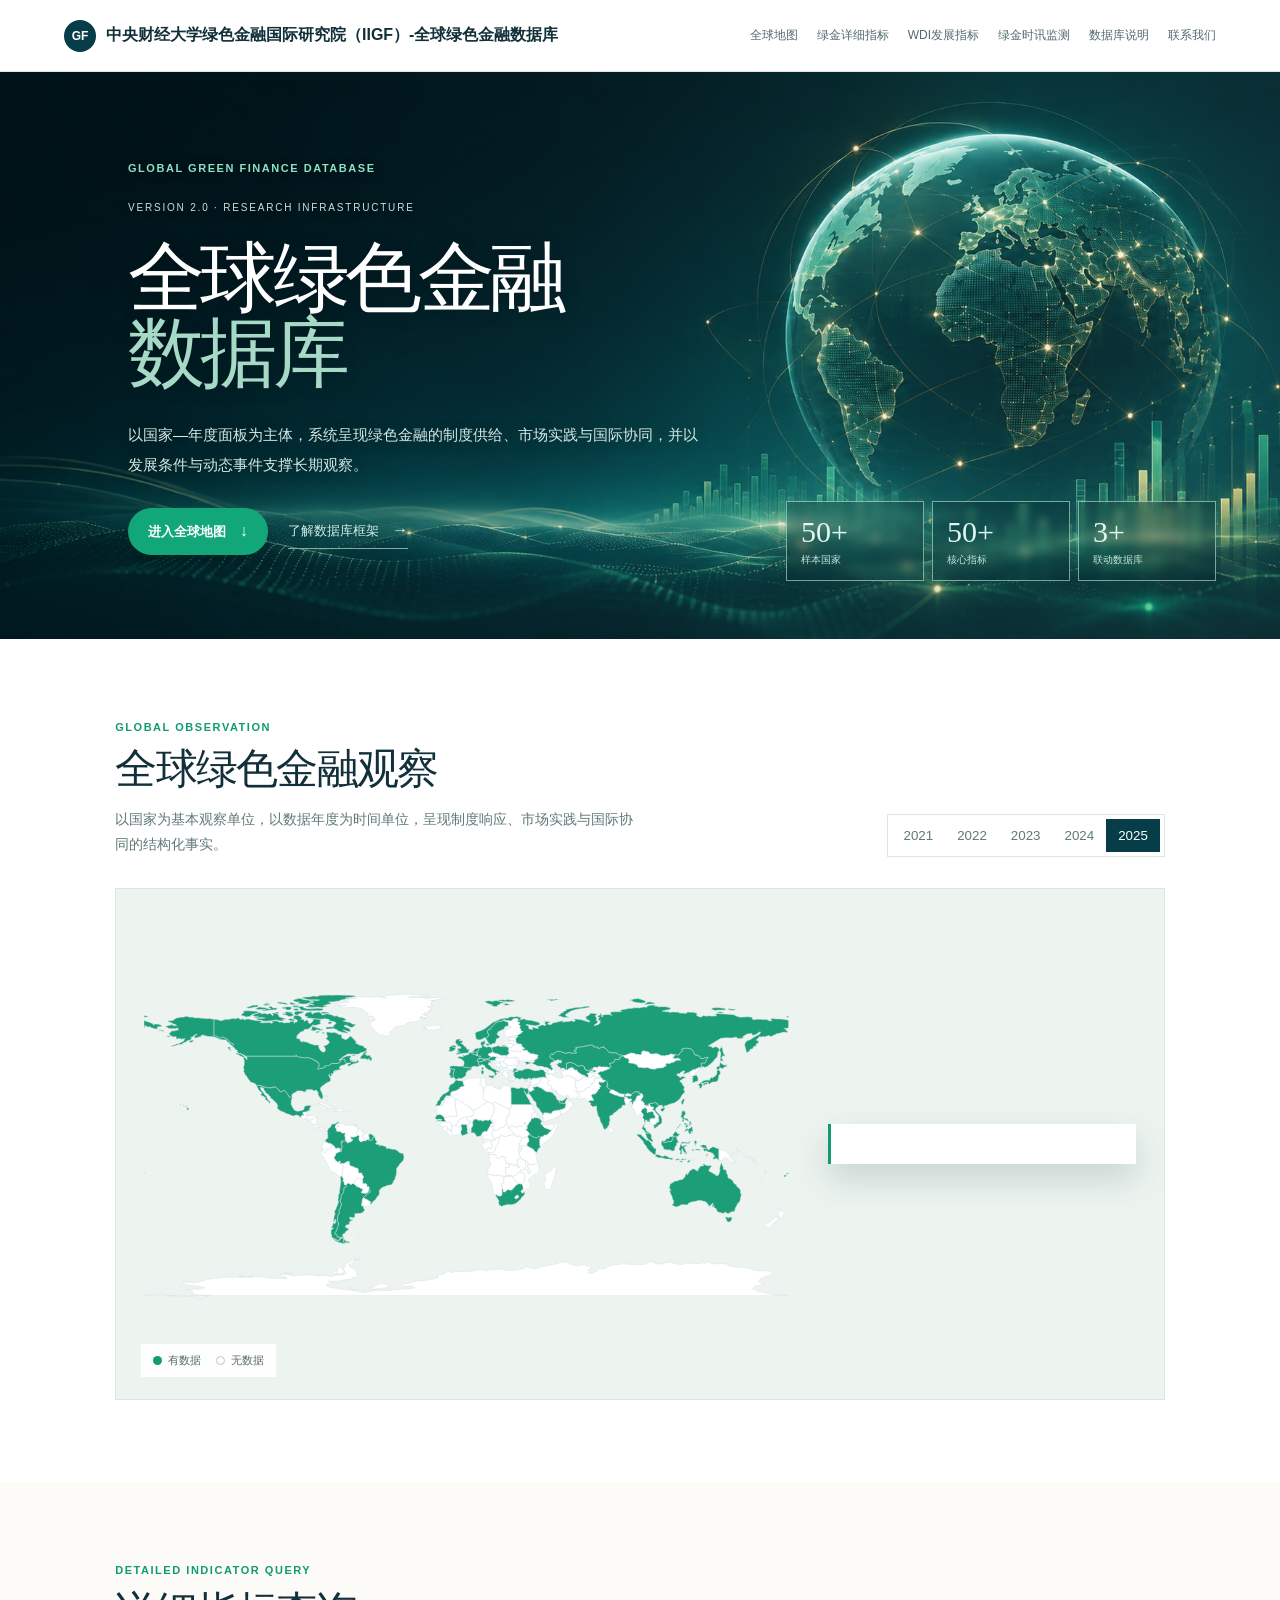
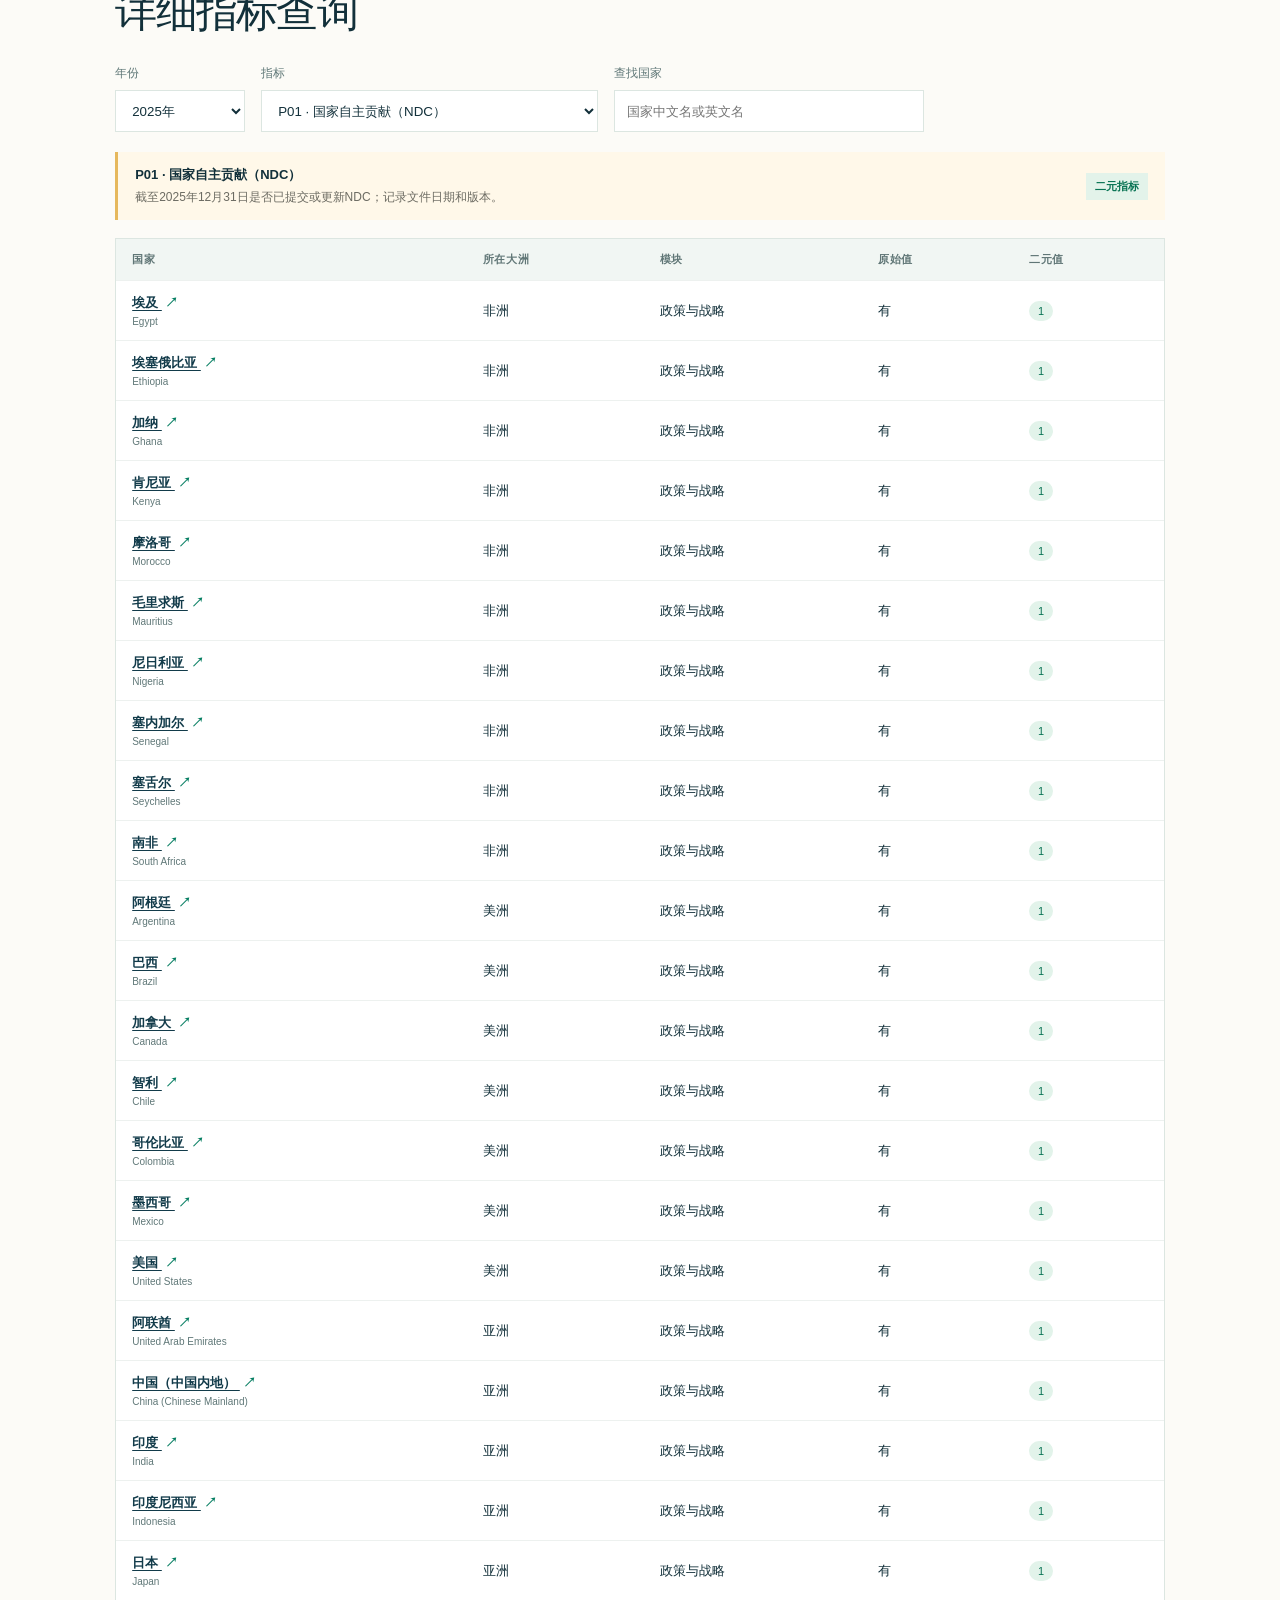
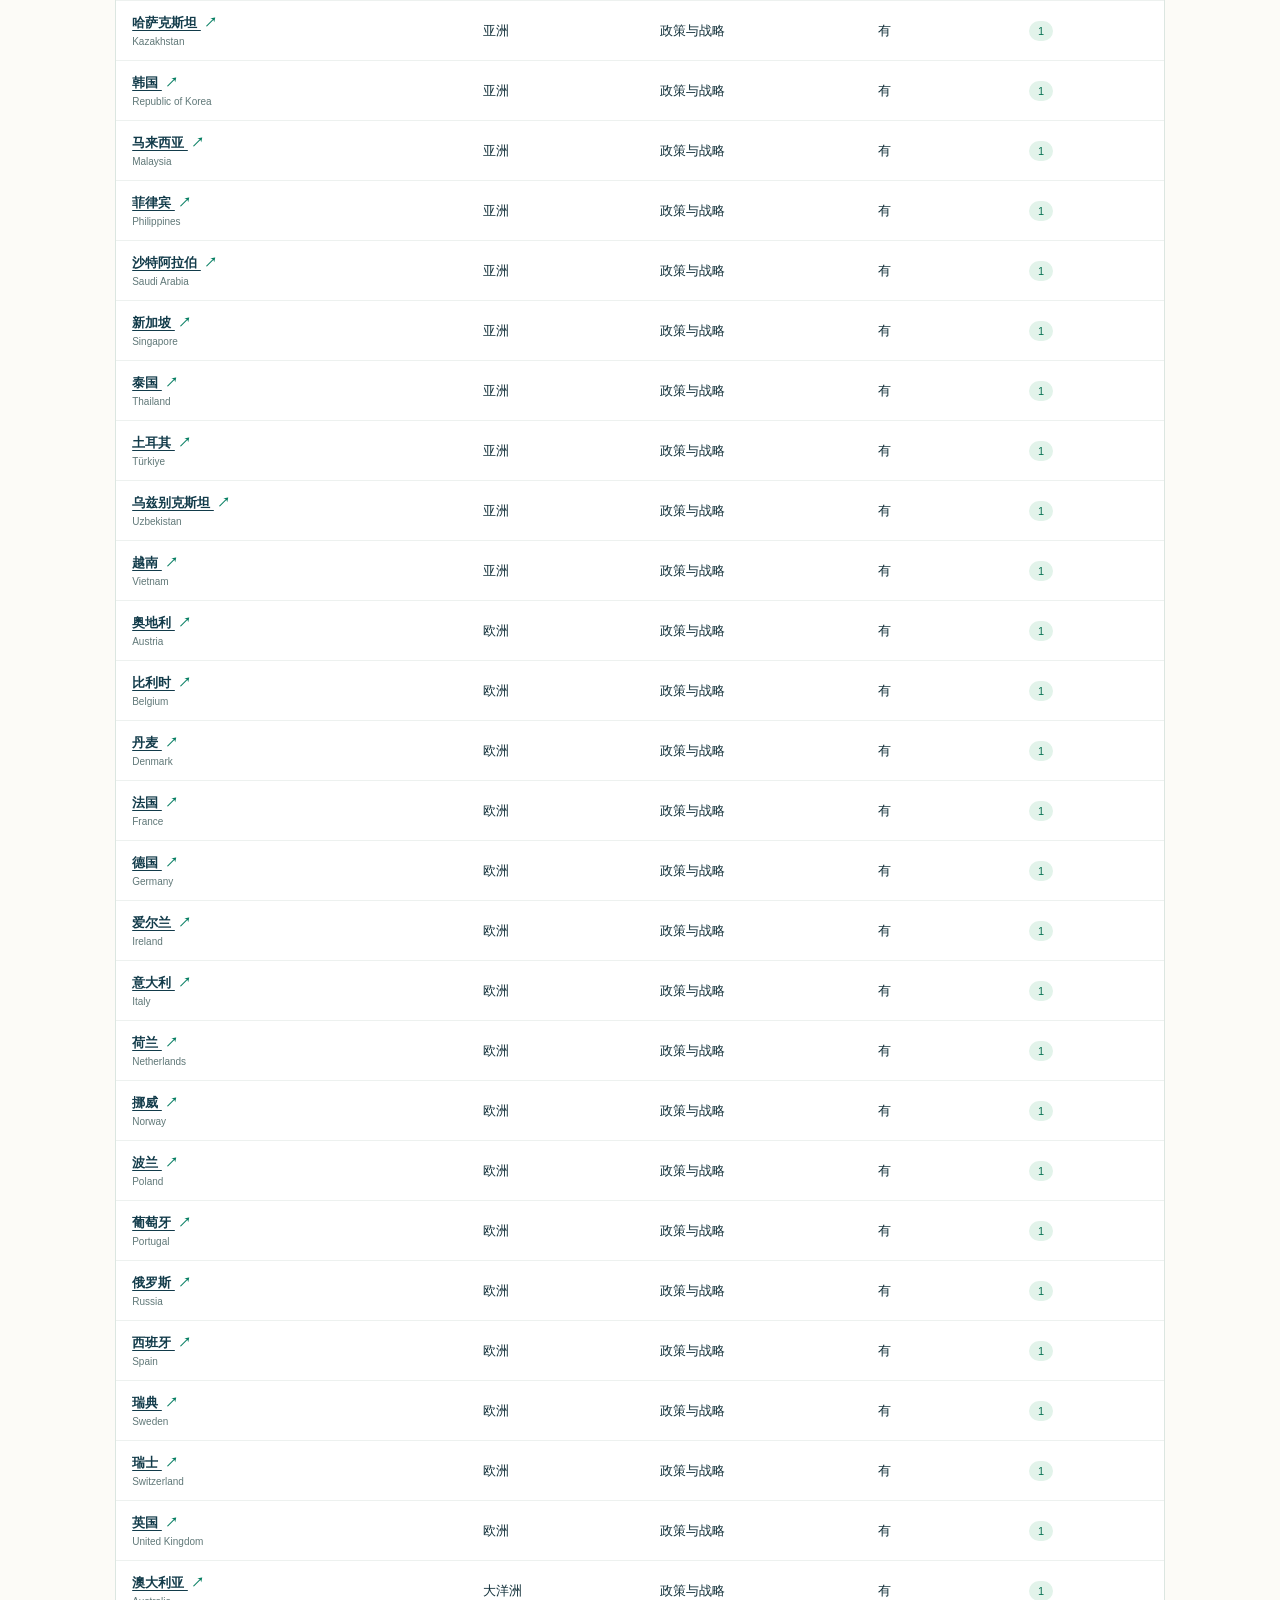
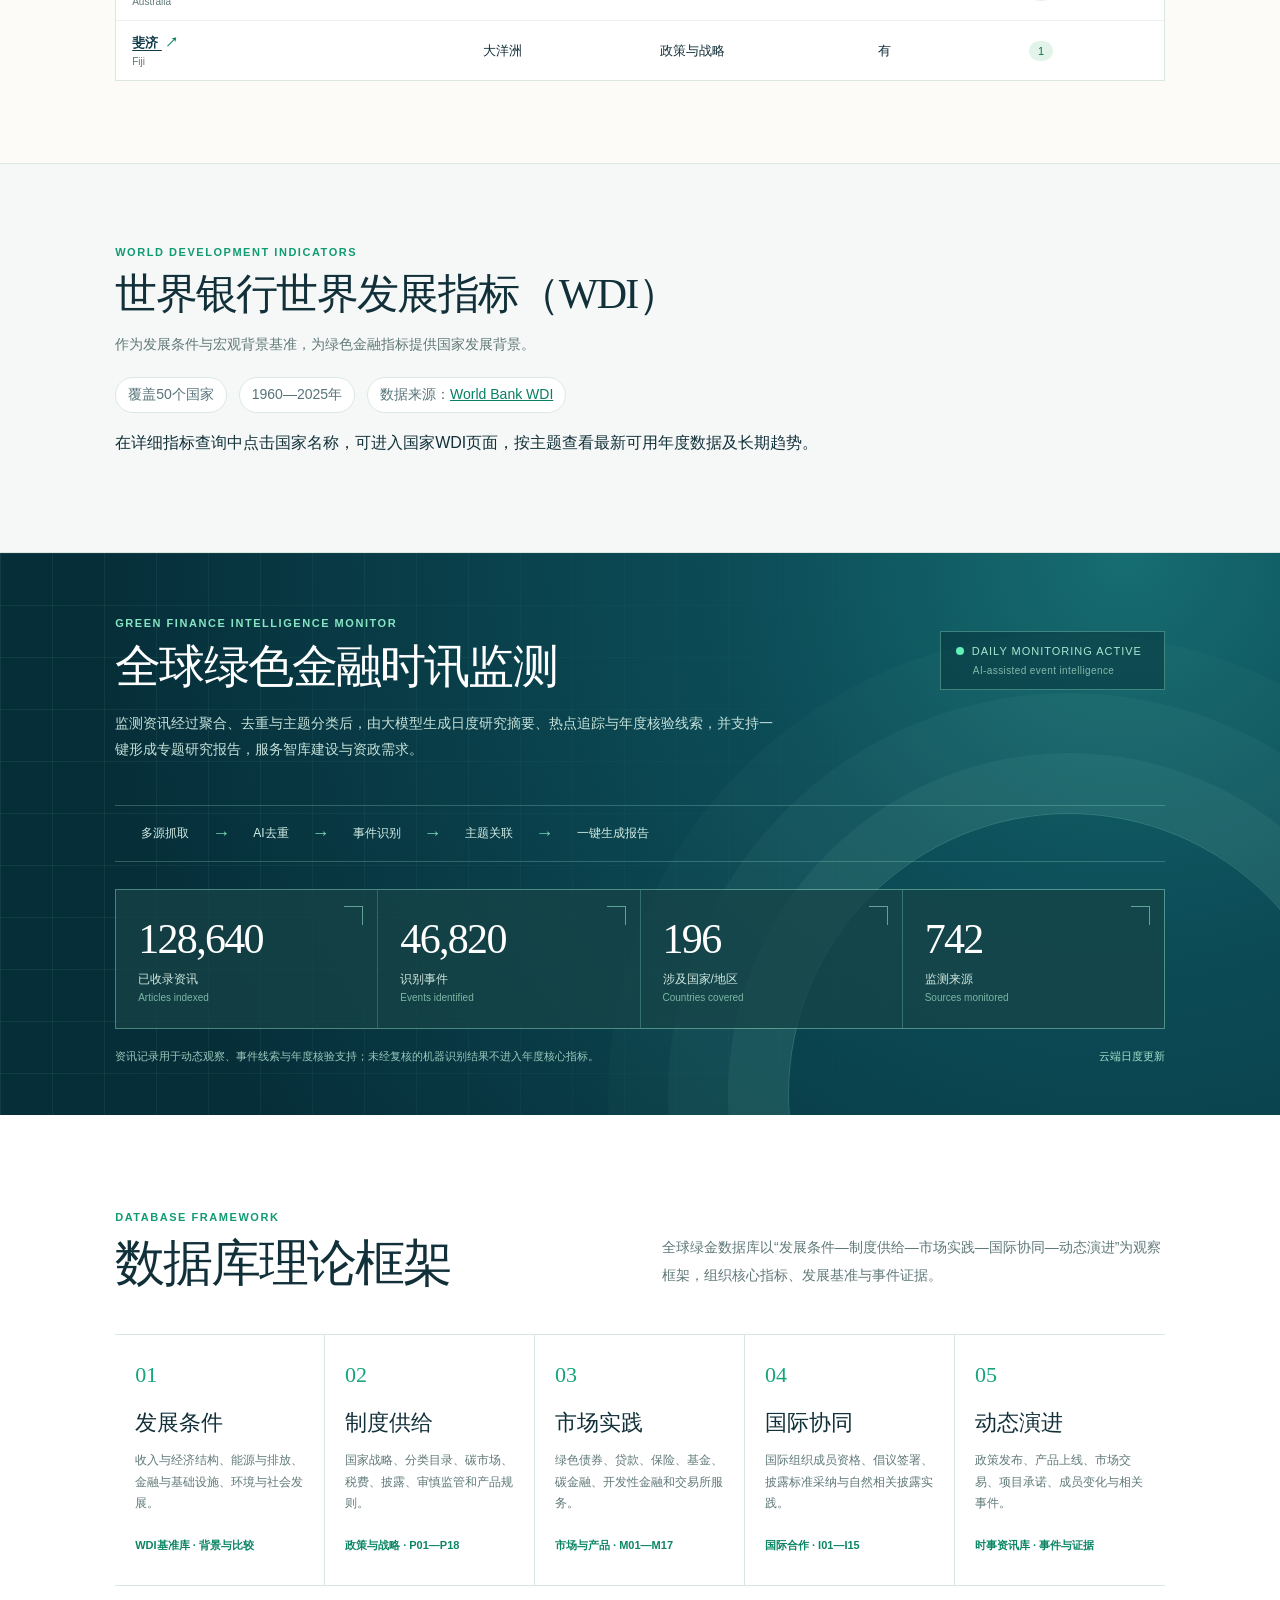
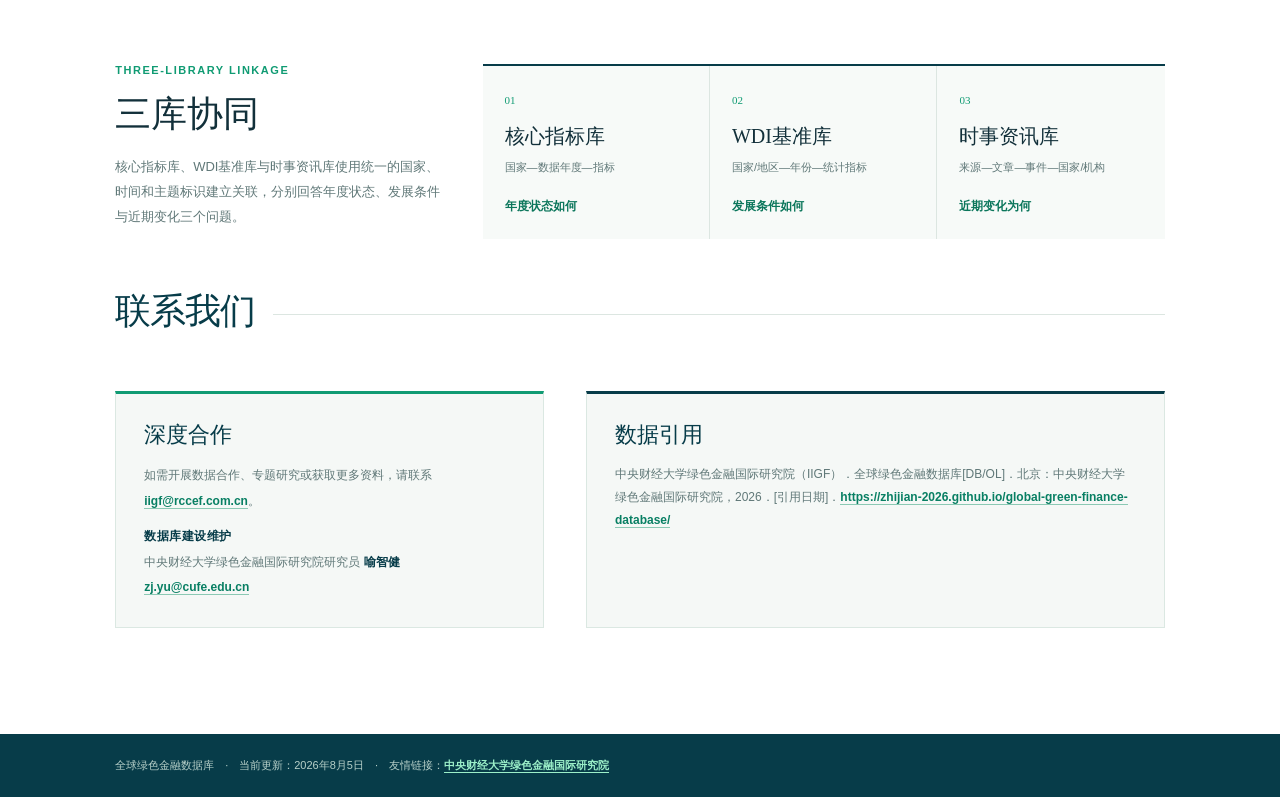
<file: index.html>
<!doctype html>
<html lang="zh-CN">
<head>
  <meta charset="utf-8"><meta name="viewport" content="width=device-width, initial-scale=1"><meta name="description" content="中央财经大学绿色金融国际研究院（IIGF）全球绿色金融数据库"><title>全球绿色金融数据库</title><link rel="stylesheet" href="style.css?v=20260819">
</head>
<body>
  <header><a class="brand" href="#top"><b>GF</b><span>中央财经大学绿色金融国际研究院（IIGF）-全球绿色金融数据库</span></a><nav><a href="#map">全球地图</a><a href="#catalogue">绿金详细指标</a><a href="#wdi">WDI发展指标</a><a href="#news">绿金时讯监测</a><a href="#about">数据库说明</a><a href="#contact">联系我们</a></nav></header>
  <main id="top">
    <section class="intro intro-v2"><div class="hero-copy"><p class="eyebrow">GLOBAL GREEN FINANCE DATABASE</p><p class="hero-version">VERSION 2.0 · RESEARCH INFRASTRUCTURE</p><h1>全球绿色金融<br><em>数据库</em></h1><p>以国家—年度面板为主体，系统呈现绿色金融的制度供给、市场实践与国际协同，并以发展条件与动态事件支撑长期观察。</p><div class="hero-actions"><a class="button" href="#map">进入全球地图 <b>↓</b></a><a class="text-button" href="#about">了解数据库框架 <b>→</b></a></div></div><div class="hero-visual" aria-hidden="true"><div class="orbital-grid"></div><div class="orbital-ring ring-a"></div><div class="orbital-ring ring-b"></div><div class="hero-seal"><span>GLOBAL</span><strong>GF</strong><span>OBSERVATION</span></div><div class="hero-metrics"><div><strong>50+</strong><span>样本国家</span></div><div><strong>50+</strong><span>核心指标</span></div><div><strong>3+</strong><span>联动数据库</span></div></div></div></section>
    <section class="section map-section" id="map"><div class="section-title"><div><p class="eyebrow">GLOBAL OBSERVATION</p><h2>全球绿色金融观察</h2><p>以国家为基本观察单位，以数据年度为时间单位，呈现制度响应、市场实践与国际协同的结构化事实。</p></div><div class="years" id="years"></div></div><div class="map-wrap"><svg id="world-map" viewBox="0 0 1000 500" preserveAspectRatio="xMidYMid meet" aria-label="全球绿色金融国家地图"></svg><aside id="tooltip" class="tooltip is-empty"></aside><div class="legend"><span><i class="has-data"></i>有数据</span><span><i class="no-data"></i>无数据</span></div></div></section>
    <section class="section" id="catalogue"><div class="section-title"><div><p class="eyebrow">DETAILED INDICATOR QUERY</p><h2>详细指标查询</h2></div></div><div class="controls"><label>年份<select id="catalogue-year"></select></label><label>指标<select id="indicator"></select></label><label>查找国家<input id="search" placeholder="国家中文名或英文名"></label></div><div class="note" id="indicator-note"></div><div class="table-wrap"><table><thead><tr><th>国家</th><th>所在大洲</th><th>模块</th><th>原始值</th><th>二元值</th></tr></thead><tbody id="rows"></tbody></table></div></section>
    <section class="section news-section" id="news" aria-labelledby="news-title"><div class="news-console"><div class="news-console-head"><div><p class="eyebrow">GREEN FINANCE INTELLIGENCE MONITOR</p><h2 id="news-title">全球绿色金融时讯监测</h2><p>面向全球绿色金融信息开展日度监测，覆盖政策公告、监管动态、市场产品与国际倡议等公开信息。页面仅展示聚合统计，不公开新闻正文、标题或来源链接。</p></div><div class="monitor-status"><i></i><span>DAILY MONITORING ACTIVE</span><small>AI-assisted event intelligence</small></div></div><div class="news-pipeline"><span>多源抓取</span><b>→</b><span>AI去重</span><b>→</b><span>事件识别</span><b>→</b><span>主题关联</span><b>→</b><span>人工复核</span></div><div class="news-stats" id="news-stats" aria-live="polite"><div><b data-news="articles">0</b><span>已收录资讯</span><small>Articles indexed</small></div><div><b data-news="events">0</b><span>识别事件</span><small>Events identified</small></div><div><b data-news="countries">0</b><span>涉及国家/地区</span><small>Countries covered</small></div><div><b data-news="sources">0</b><span>监测来源</span><small>Sources monitored</small></div></div><div class="news-console-foot"><p>资讯记录用于动态观察、事件线索与年度核验支持；未经复核的机器识别结果不进入年度核心指标。</p><p id="news-updated">日度更新 · 聚合统计</p></div></div></section>
    <section class="section about about-v2" id="about"><div class="framework-heading"><div><p class="eyebrow">DATABASE FRAMEWORK</p><h2>数据库理论框架</h2></div><p>绿色金融是金融体系回应气候变化、生态保护、能源转型与可持续发展要求的一组制度安排和市场实践。数据库以“发展条件—制度供给—市场实践—国际协同—动态演进”为观察框架，组织核心指标、发展基准与事件证据。</p></div><div class="framework-flow"><article><b>01</b><h3>发展条件</h3><p>收入与经济结构、能源与排放、金融与基础设施、环境与社会发展。</p><small>WDI基准库 · 背景与比较</small></article><article><b>02</b><h3>制度供给</h3><p>国家战略、分类目录、碳市场、税费、披露、审慎监管和产品规则。</p><small>政策与战略 · P01—P18</small></article><article><b>03</b><h3>市场实践</h3><p>绿色债券、贷款、保险、基金、碳金融、开发性金融和交易所服务。</p><small>市场与产品 · M01—M17</small></article><article><b>04</b><h3>国际协同</h3><p>国际组织成员资格、倡议签署、披露标准采纳与自然相关披露实践。</p><small>国际合作 · I01—I15</small></article><article><b>05</b><h3>动态演进</h3><p>政策发布、产品上线、市场交易、项目承诺、成员变化与相关事件。</p><small>时事资讯库 · 事件与证据</small></article></div><div class="three-libraries"><div class="library-heading"><p class="eyebrow">THREE-LIBRARY LINKAGE</p><h3>三库协同</h3><p>核心指标库、WDI基准库与时事资讯库使用统一的国家、时间和主题标识建立关联，分别回答年度状态、发展条件与近期变化三个问题。</p></div><div class="library-cards"><article><span>01</span><h4>核心指标库</h4><p>国家—数据年度—指标</p><strong>年度状态如何</strong></article><article><span>02</span><h4>WDI基准库</h4><p>国家/地区—年份—统计指标</p><strong>发展条件如何</strong></article><article><span>03</span><h4>时事资讯库</h4><p>来源—文章—事件—国家/机构</p><strong>近期变化为何</strong></article></div></div><div class="contact-block" id="contact"><div><h3>深度合作</h3><p>如需开展数据合作、专题研究或获取更多资料，请联系 <a href="mailto:iigf@rccef.com.cn">iigf@rccef.com.cn</a>。</p></div><div><h3>数据引用</h3><p>中央财经大学绿色金融国际研究院（IIGF）．全球绿色金融数据库[DB/OL]．北京：中央财经大学绿色金融国际研究院，2026．[引用日期]．<a href="https://zhijian-2026.github.io/global-green-finance-database/">https://zhijian-2026.github.io/global-green-finance-database/</a></p></div></div></section>
  </main>
  <footer>全球绿色金融数据库　·　当前更新：2026年8月5日　·　友情链接：<a href="https://iigf.cufe.edu.cn/" target="_blank" rel="noopener">中央财经大学绿色金融国际研究院</a></footer>
  <script src="app.js?v=20260821"></script><script src="news.js?v=20260821"></script>
</body>
</html>
</file>
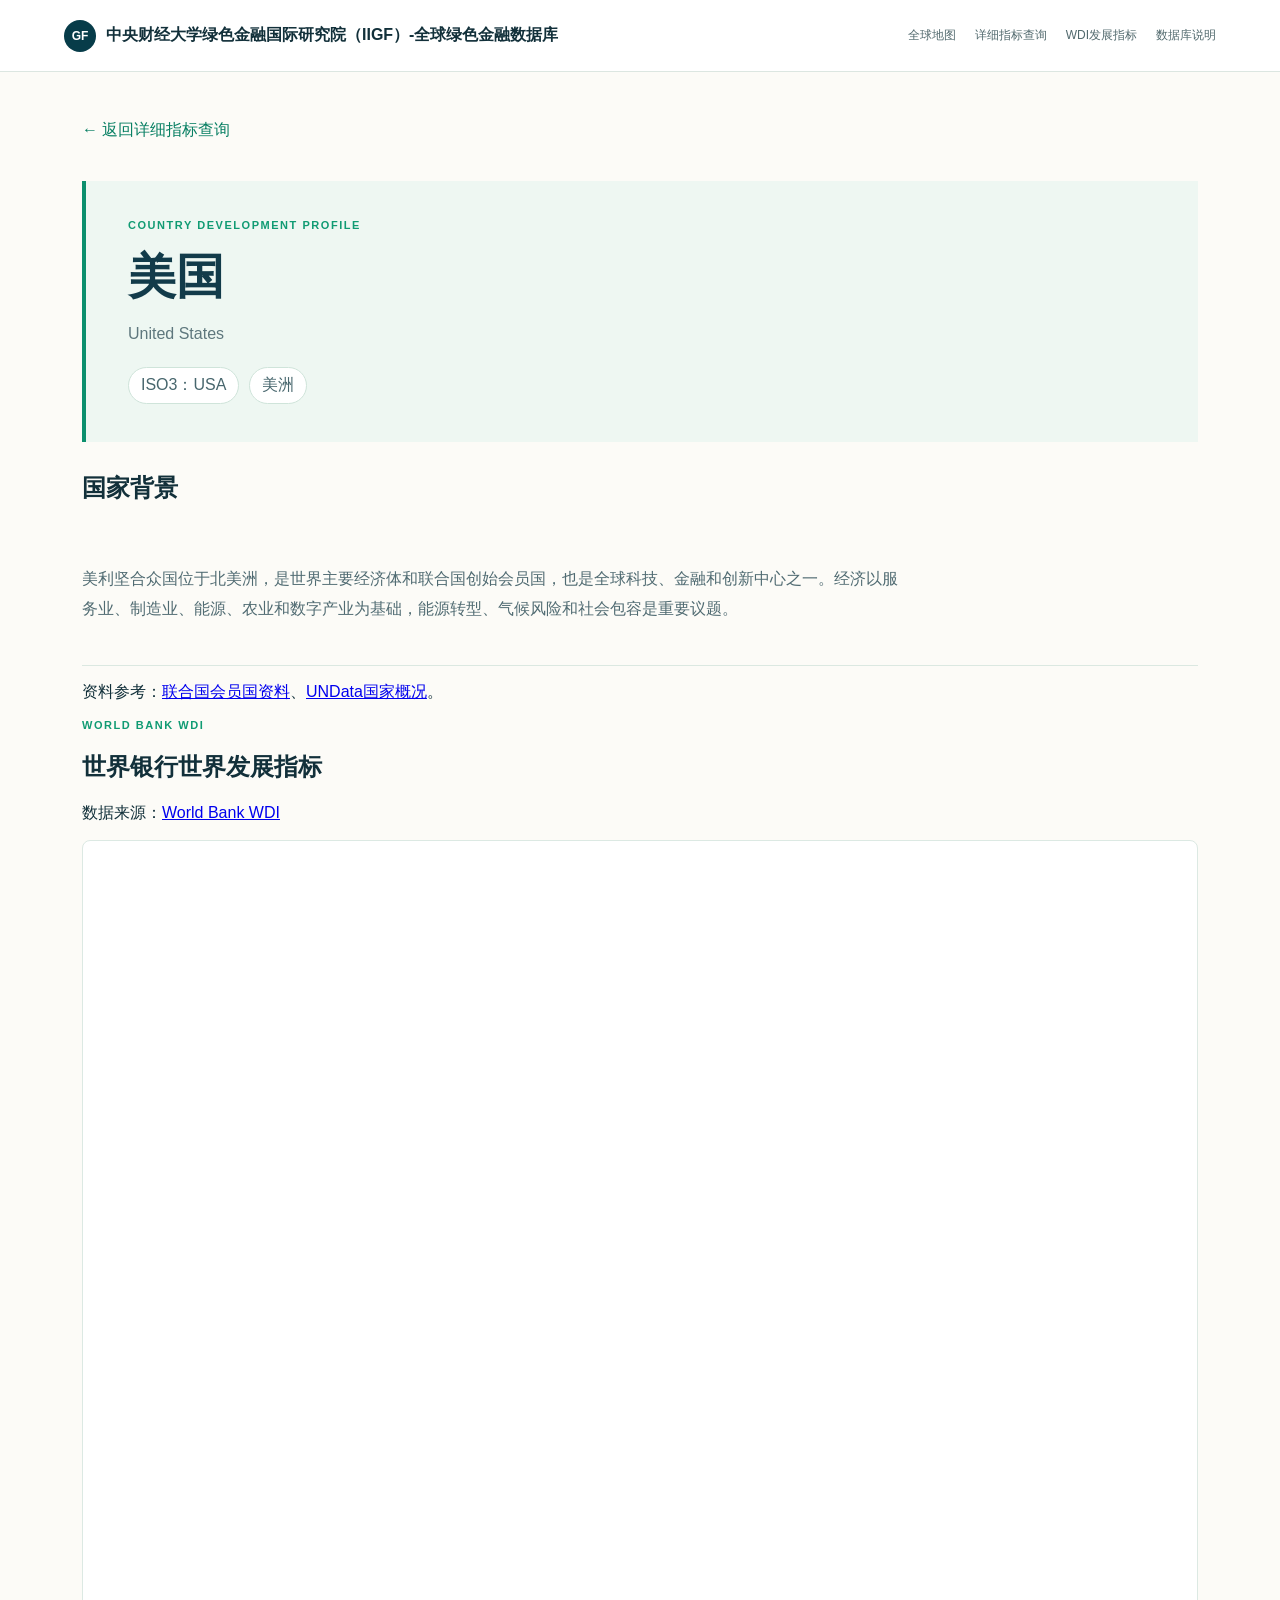
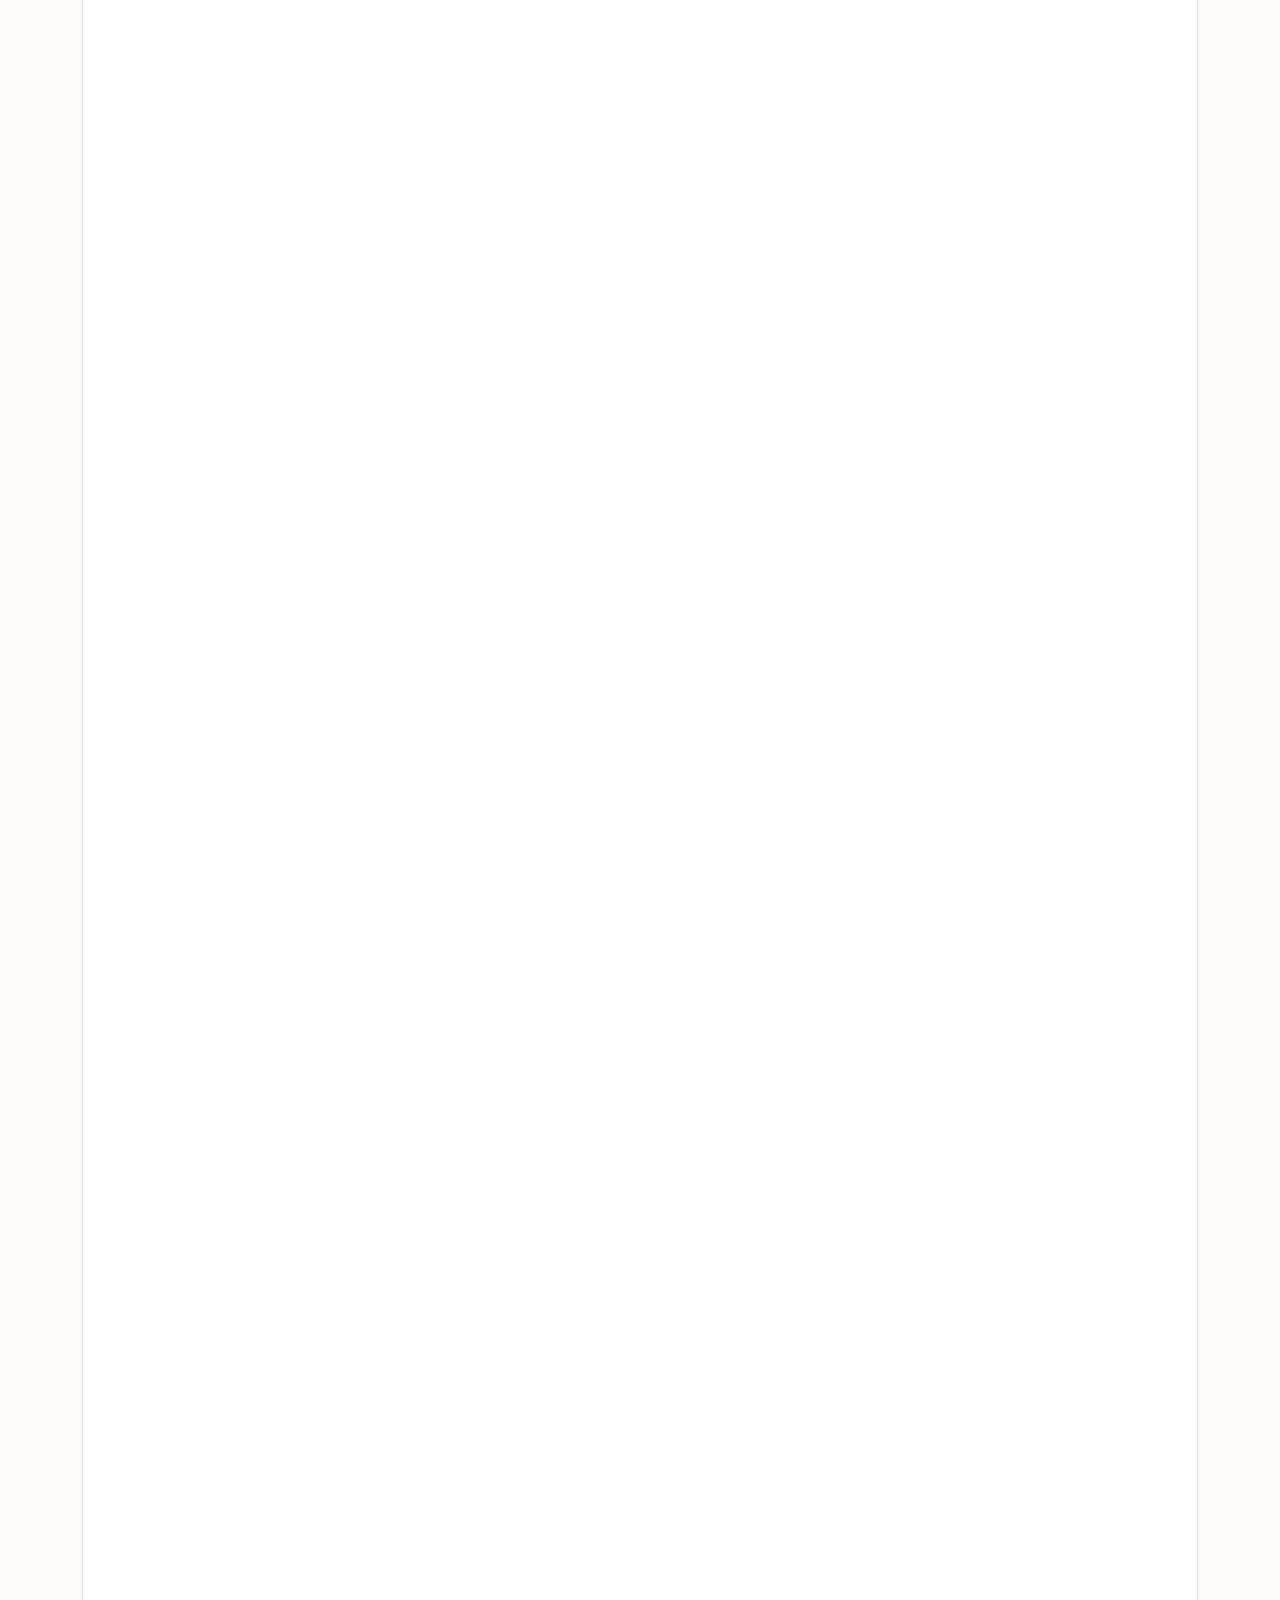
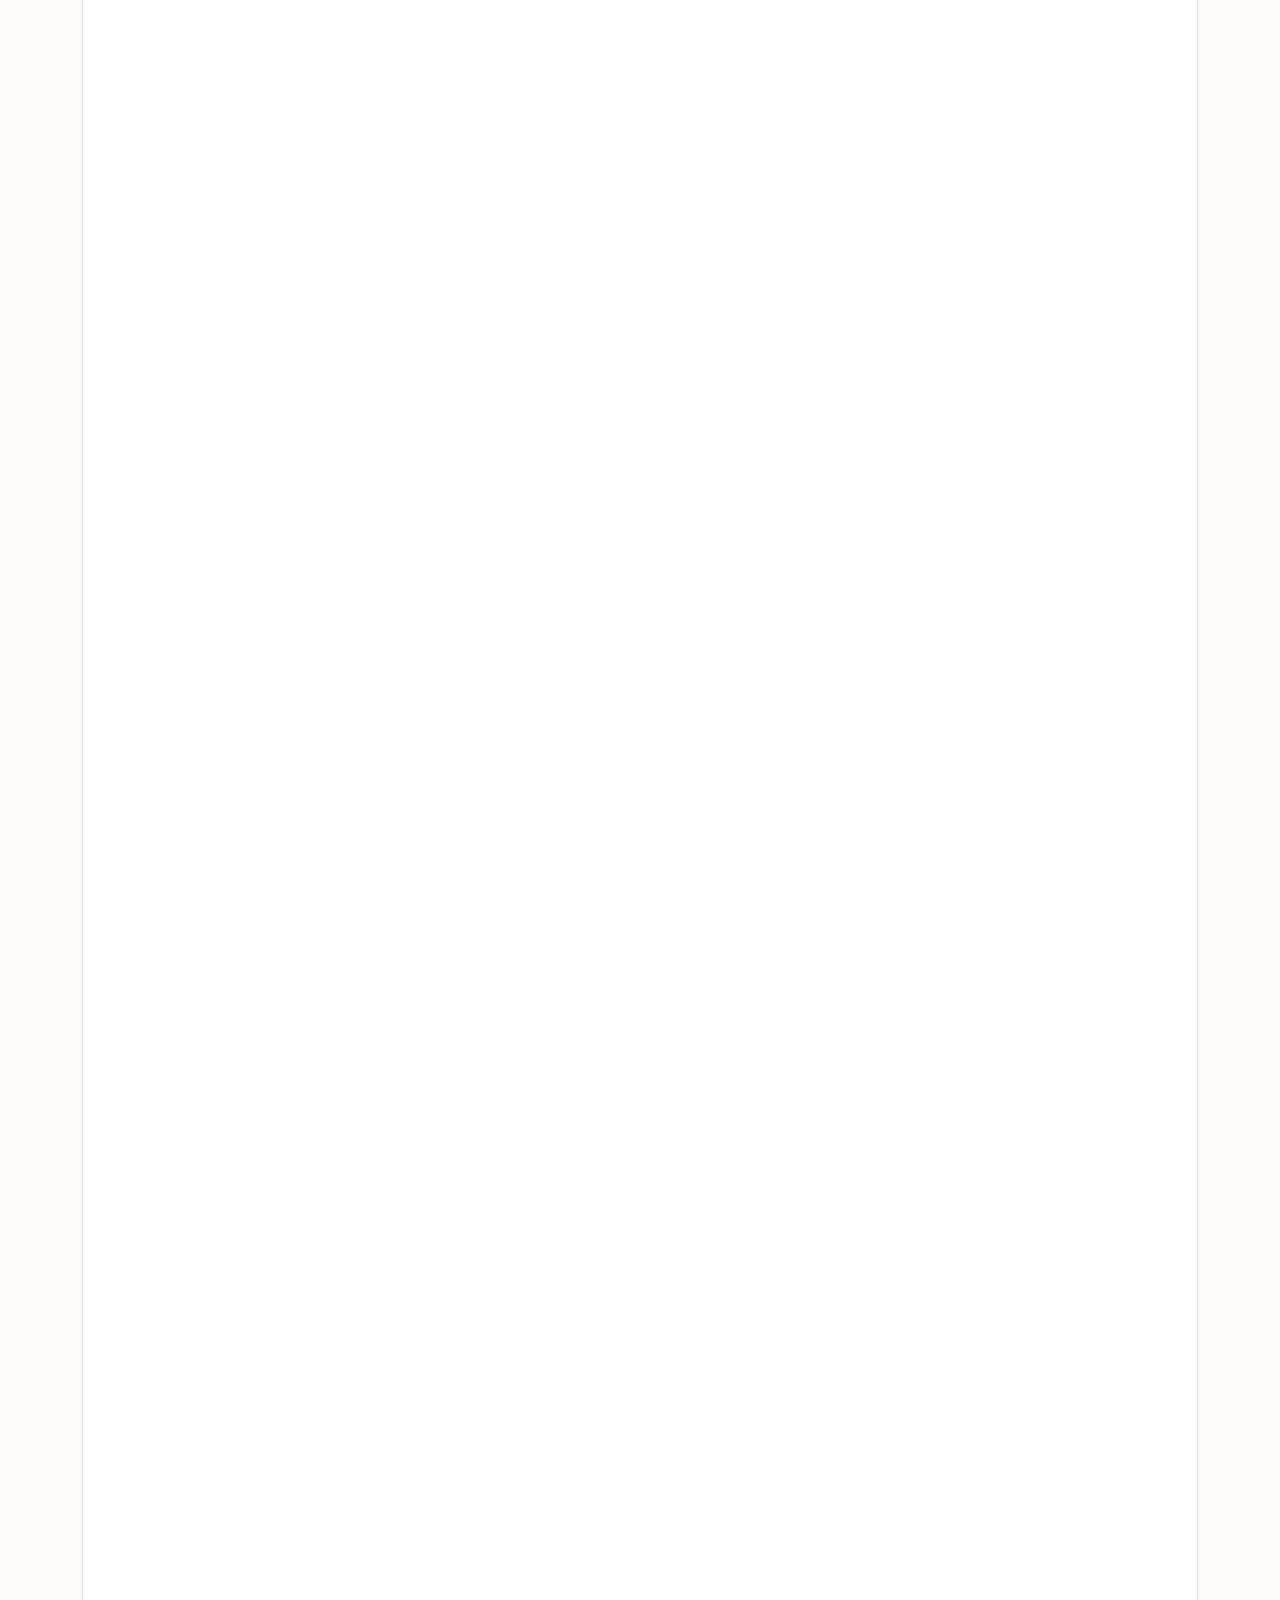
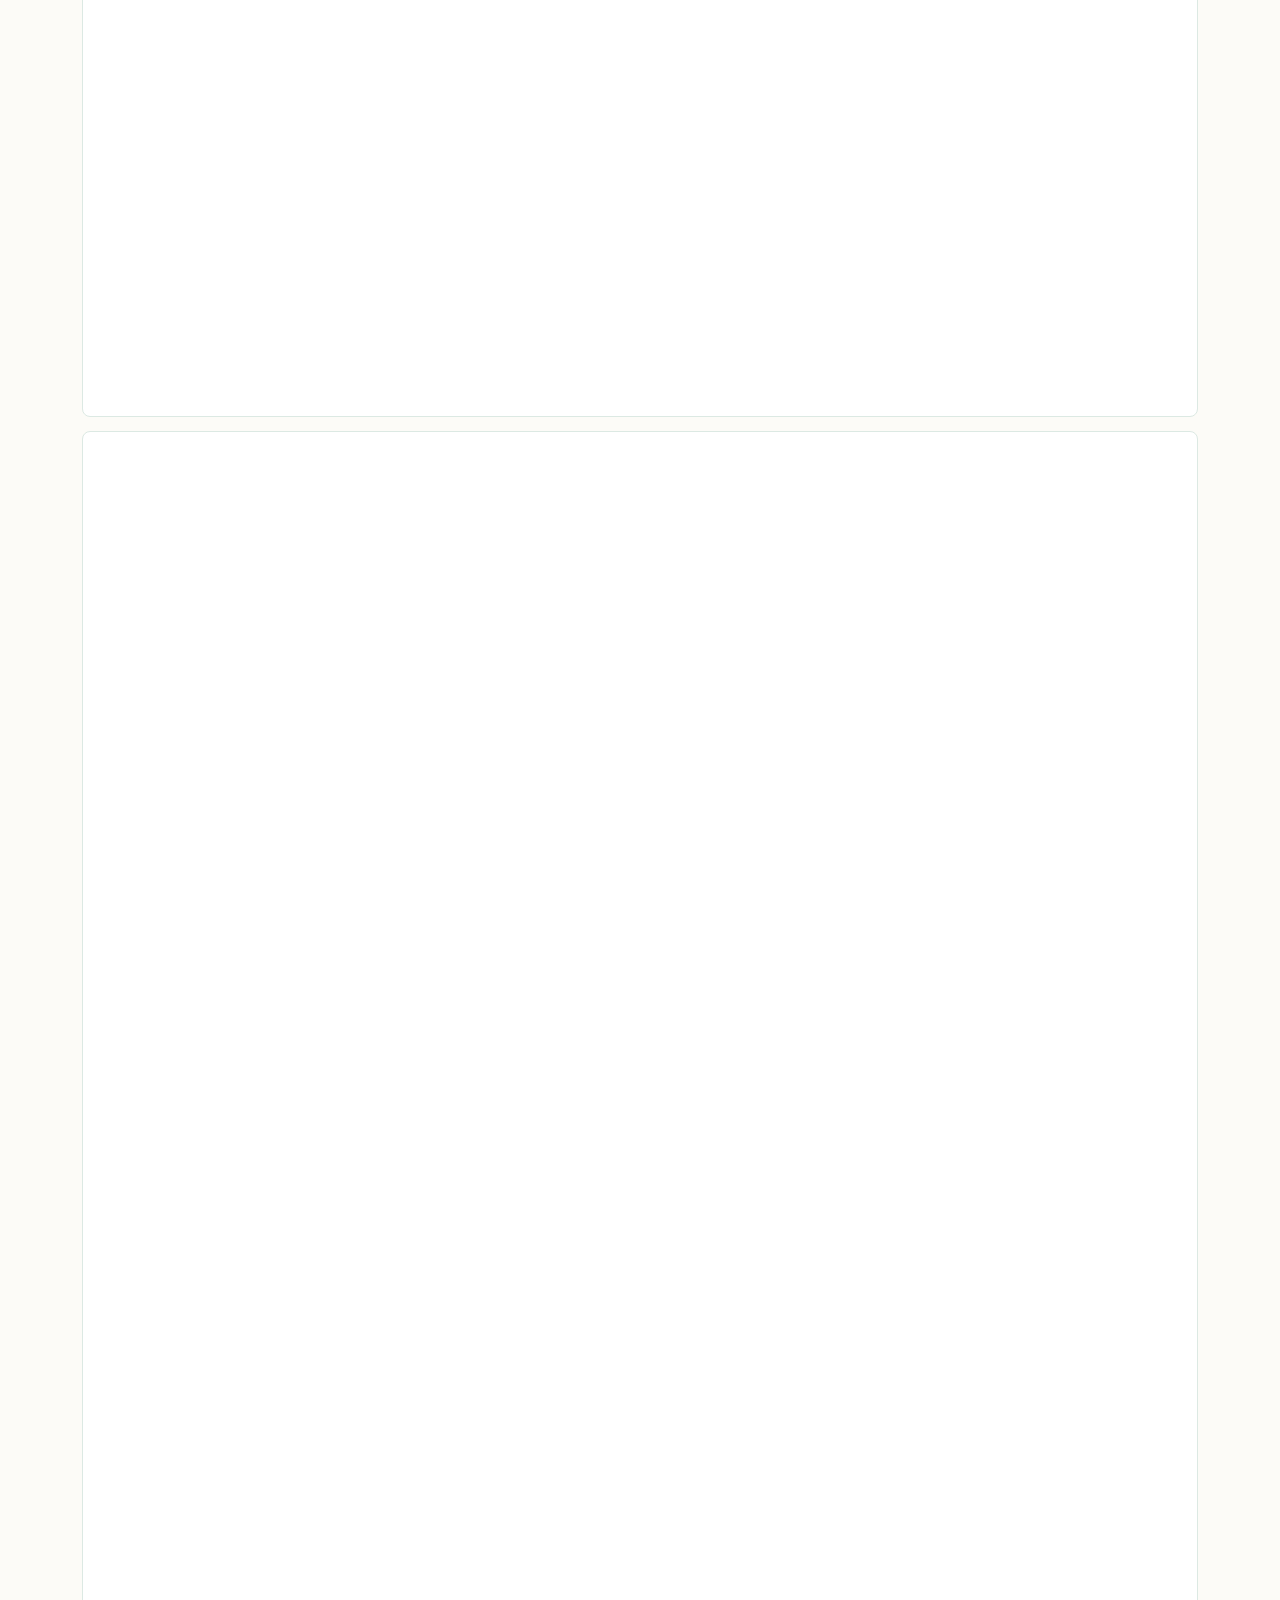
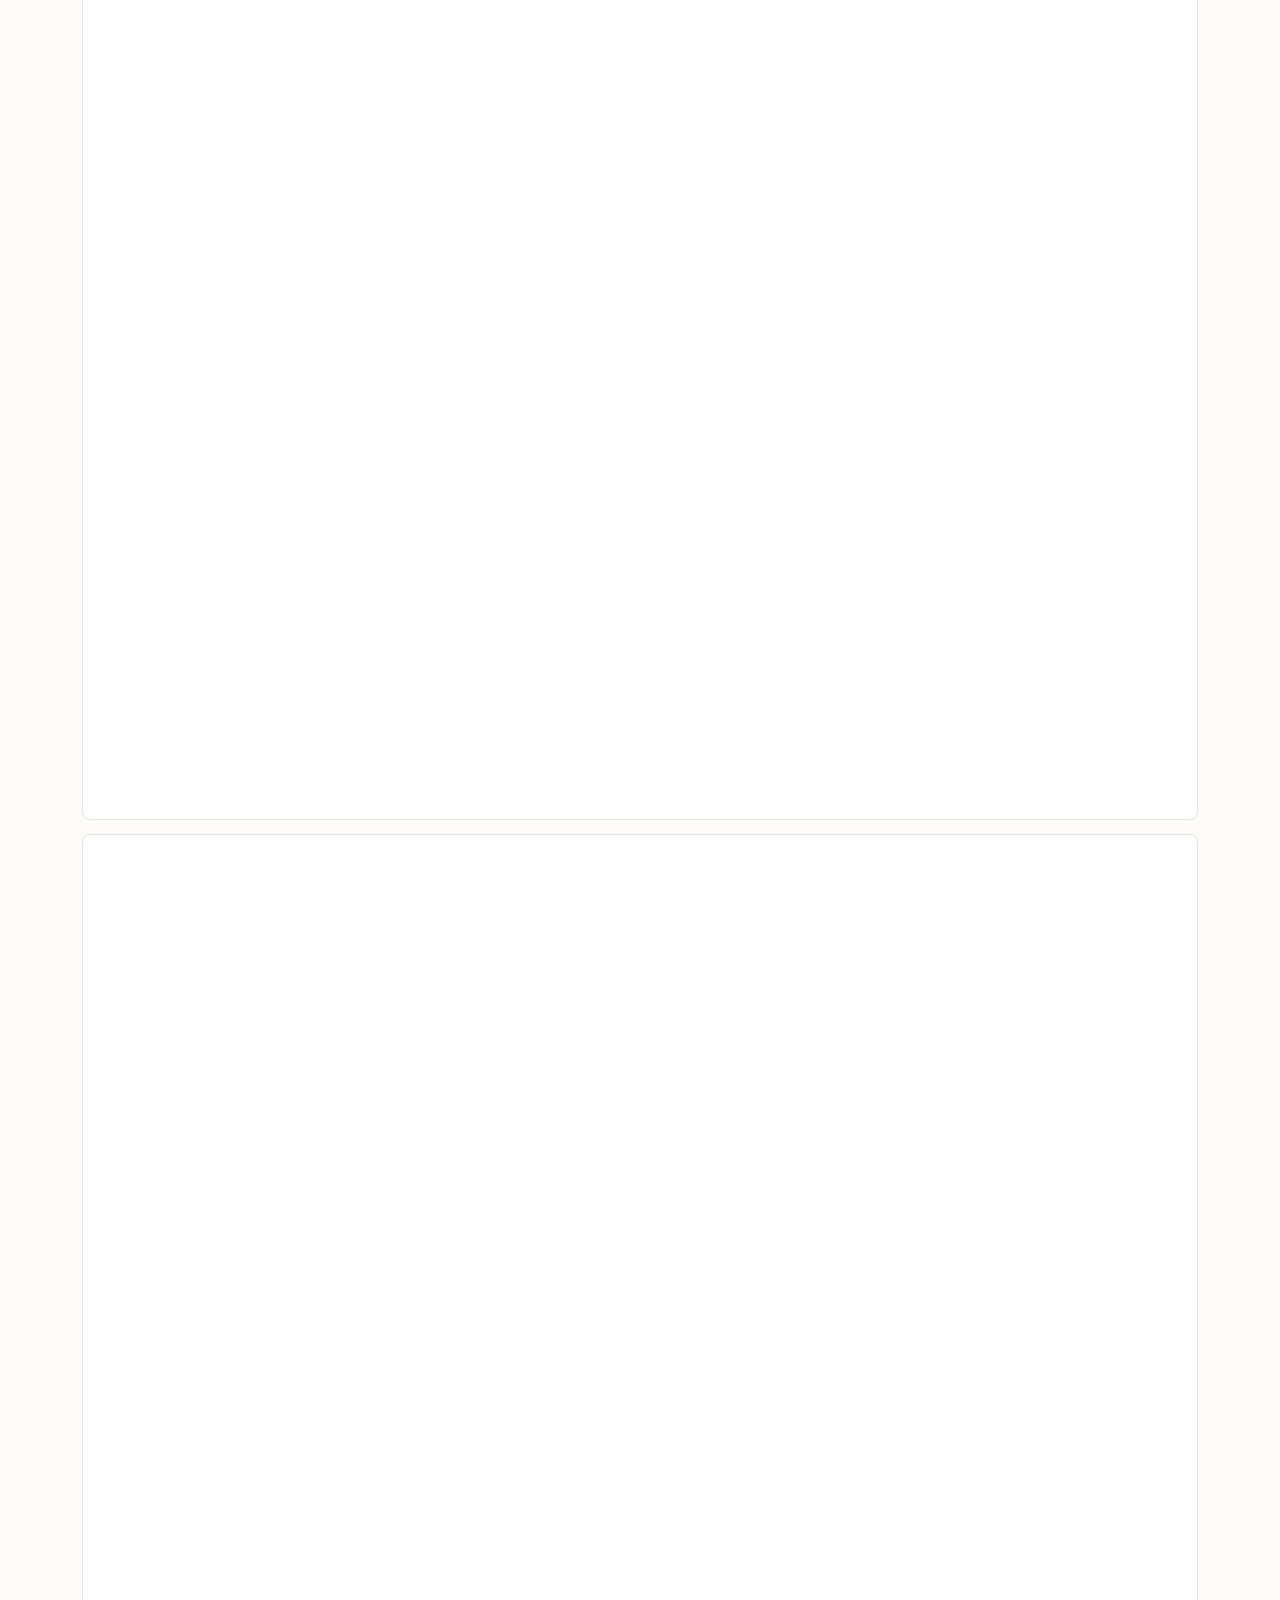
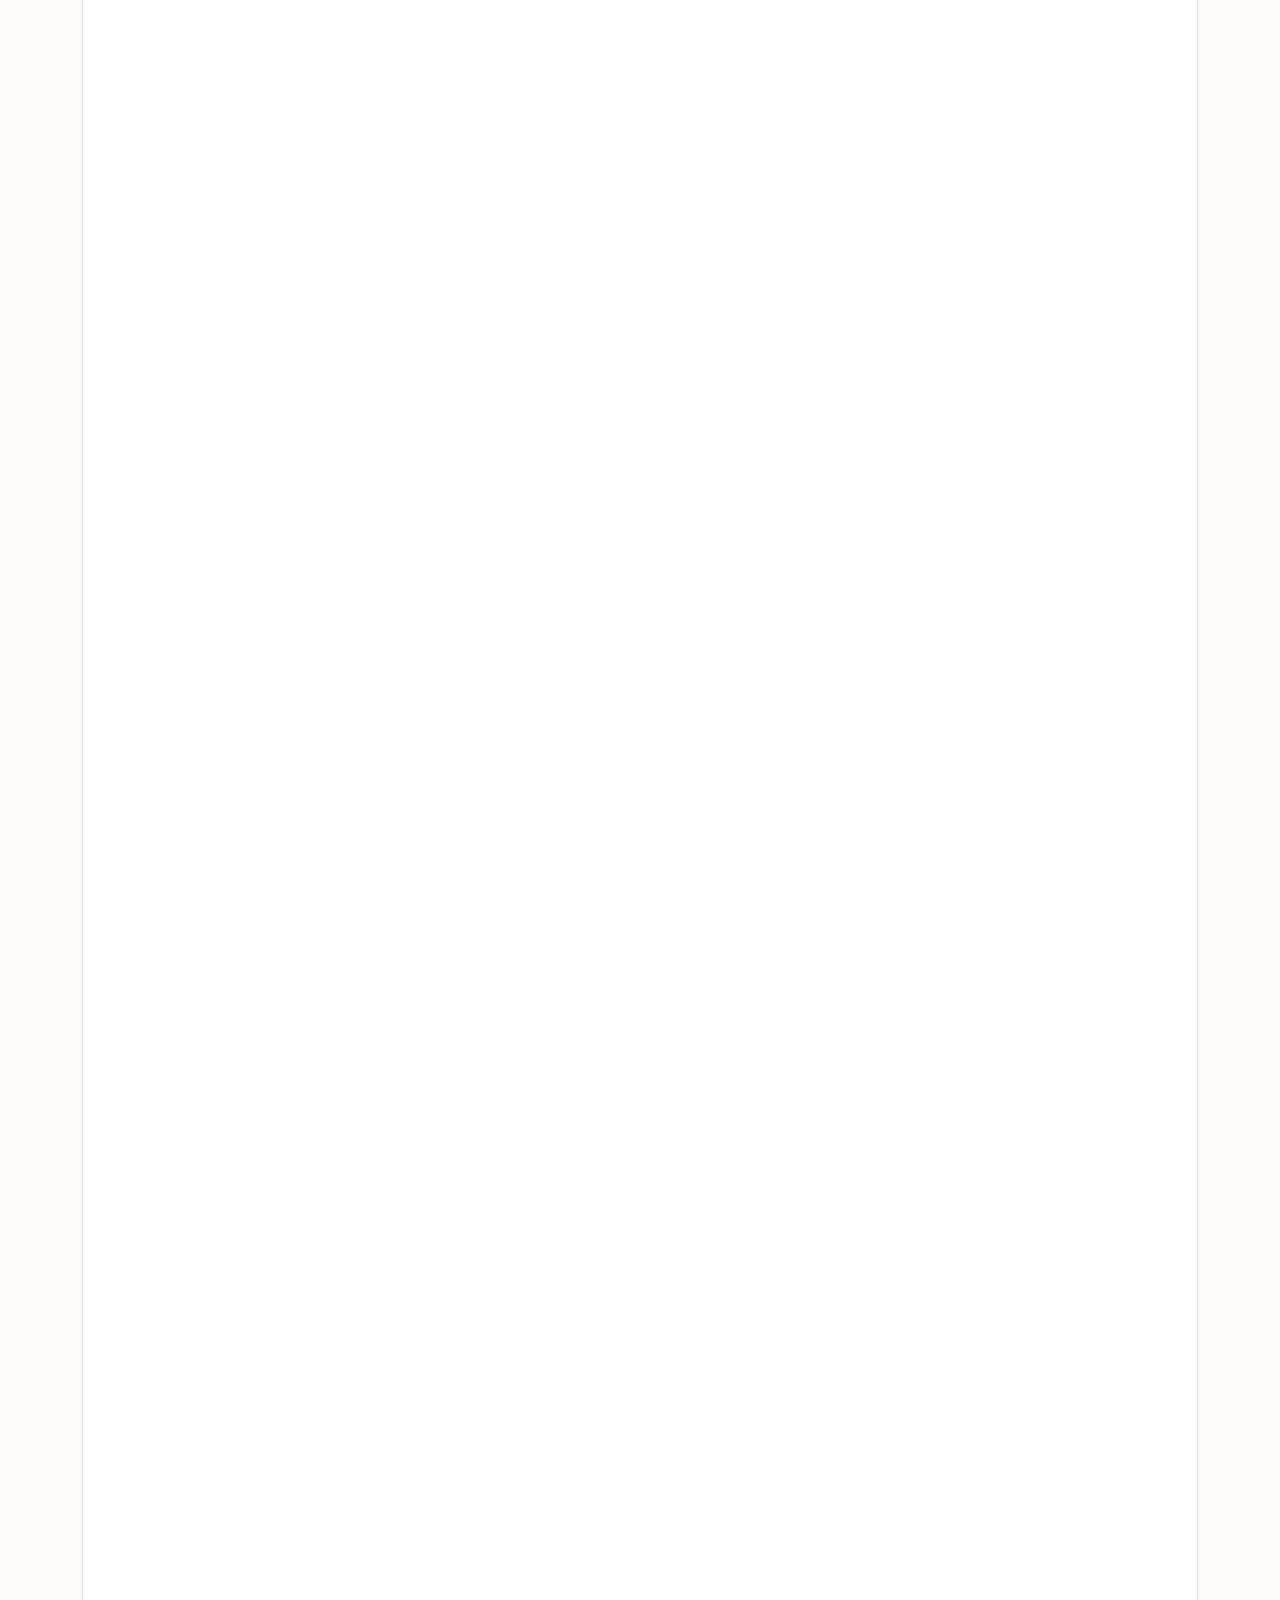
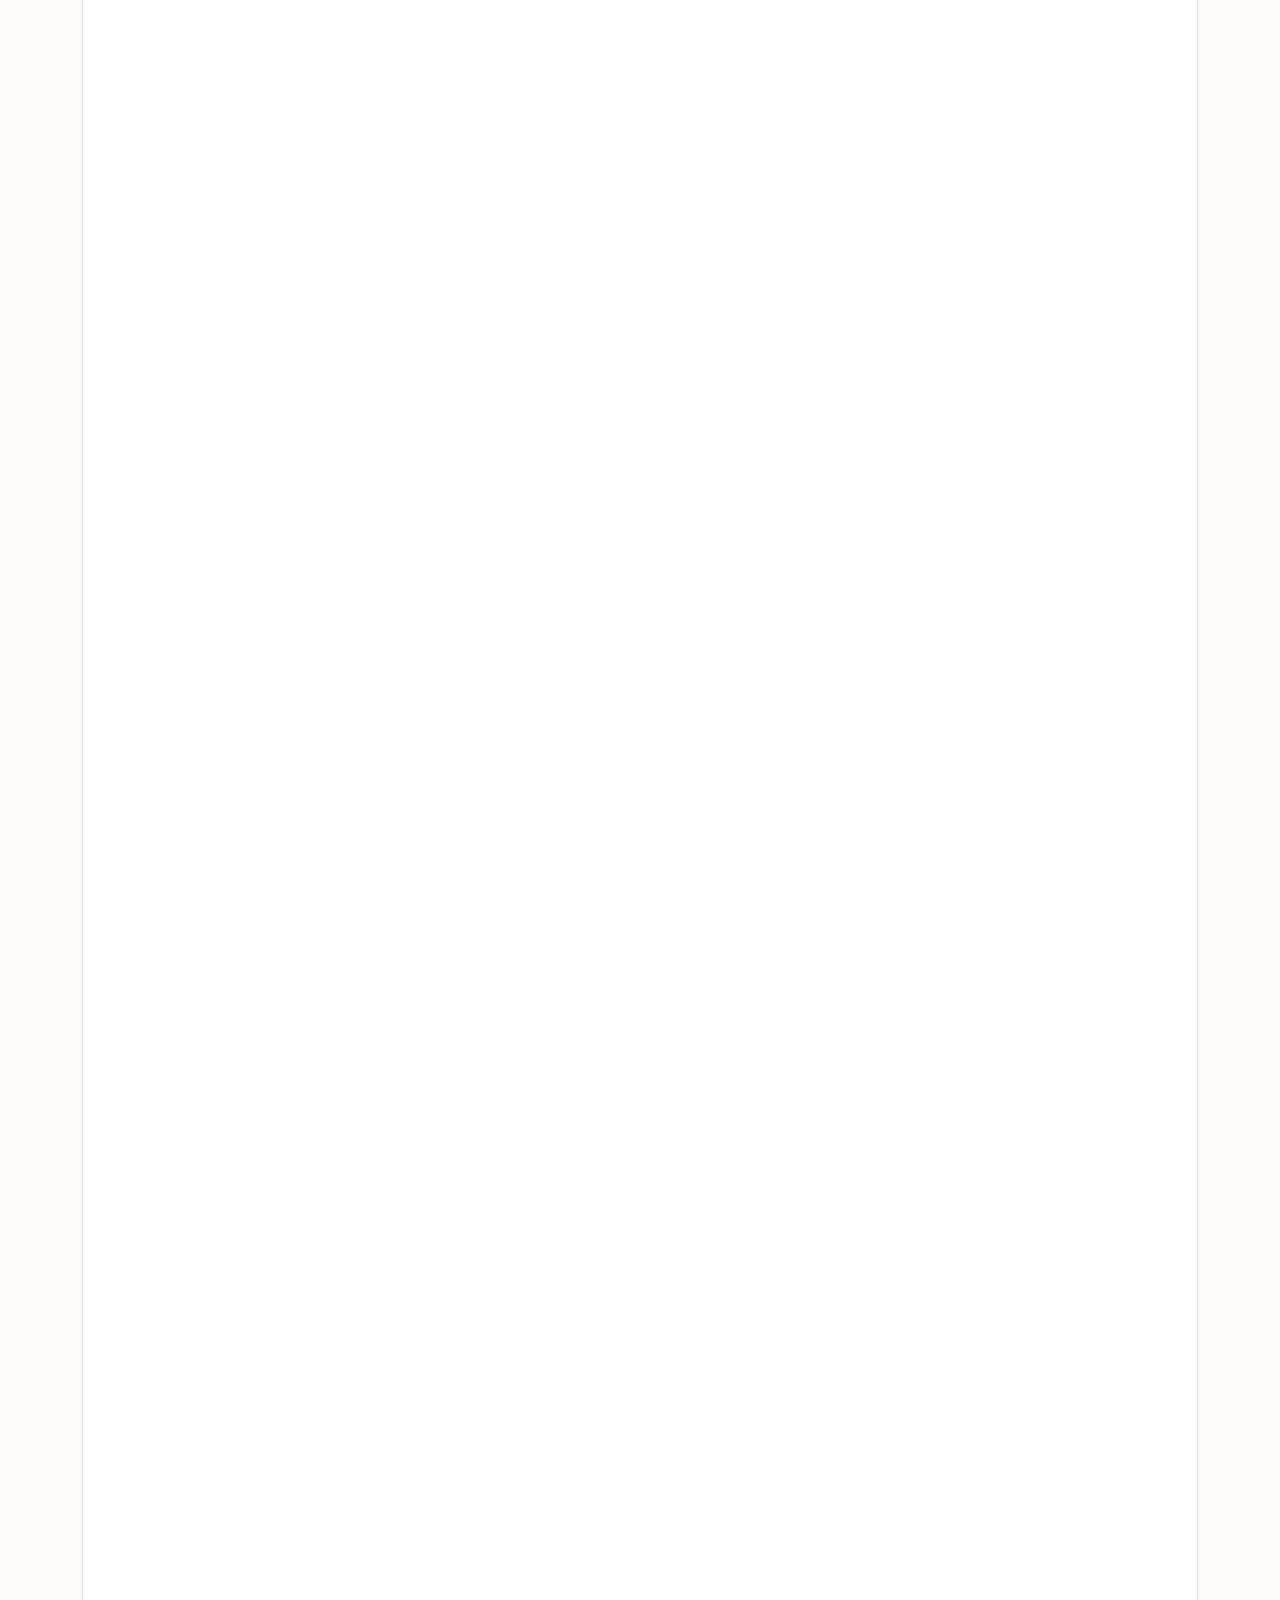
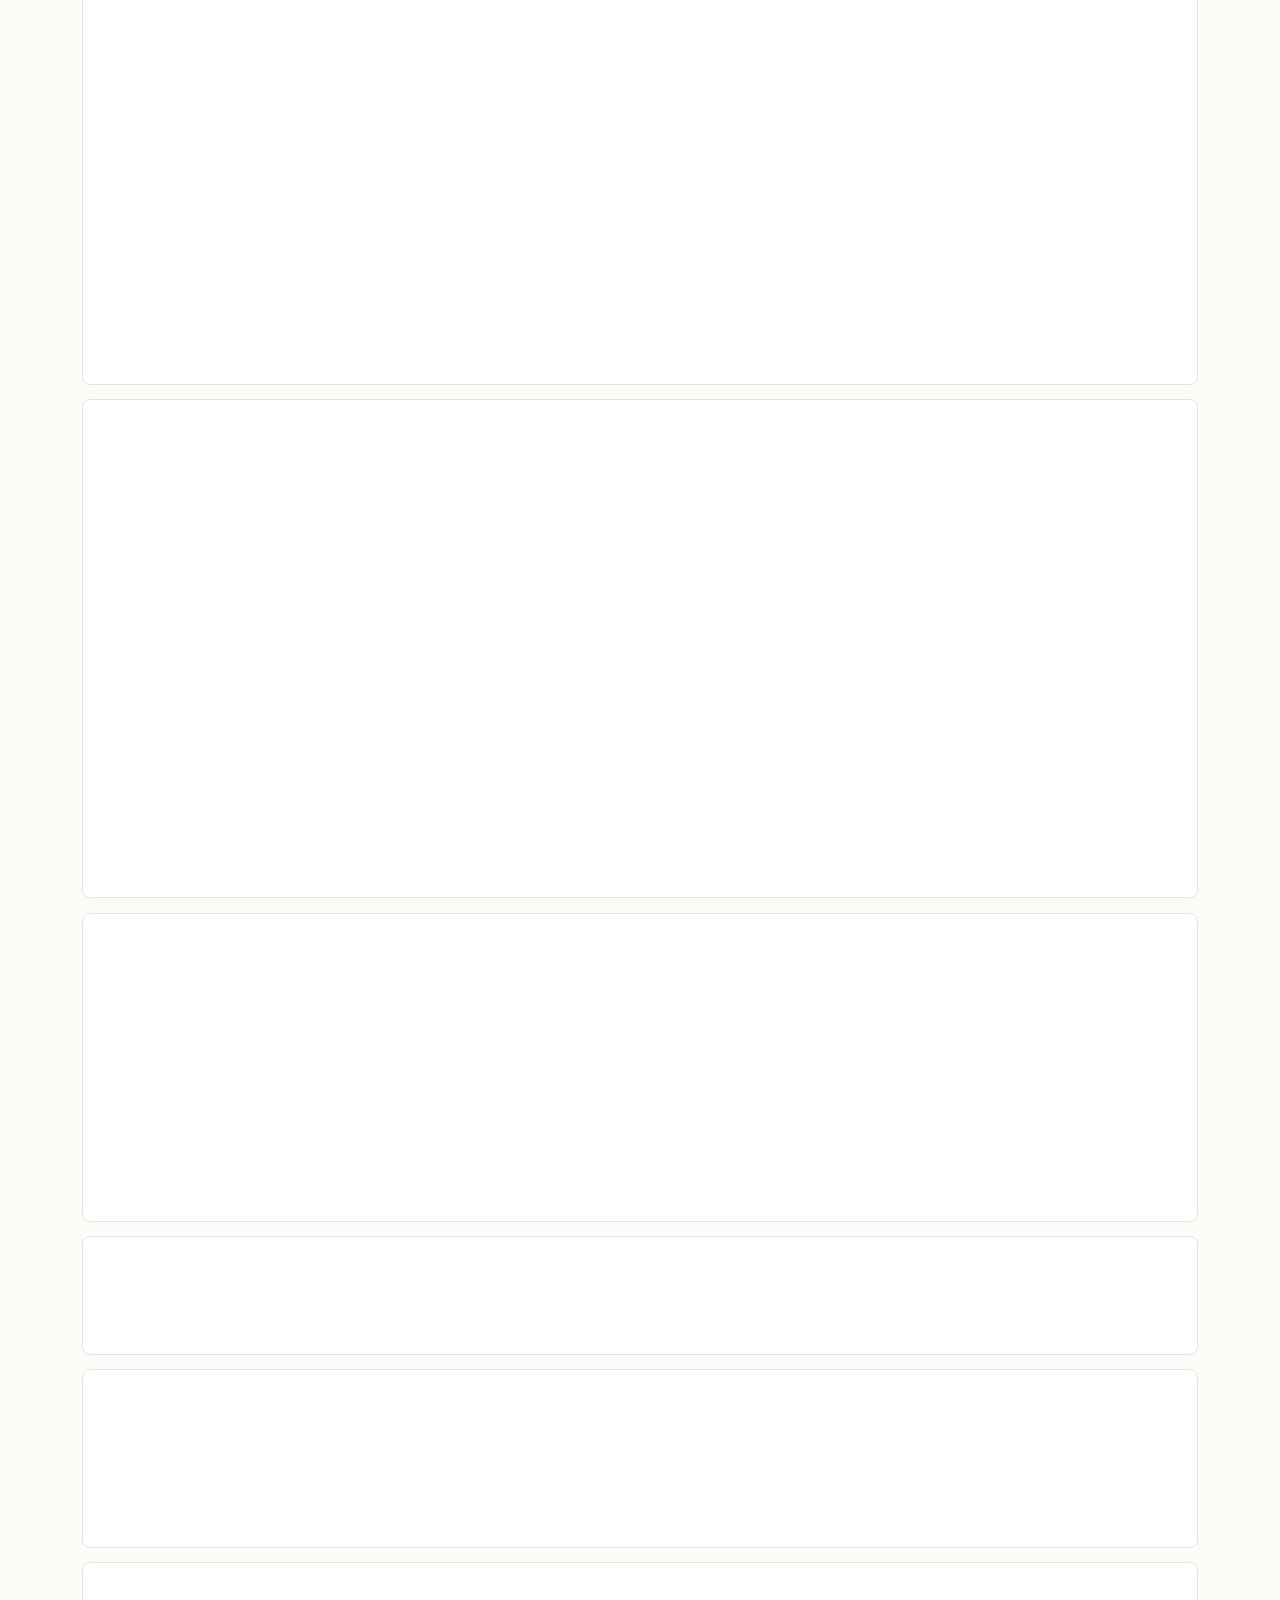
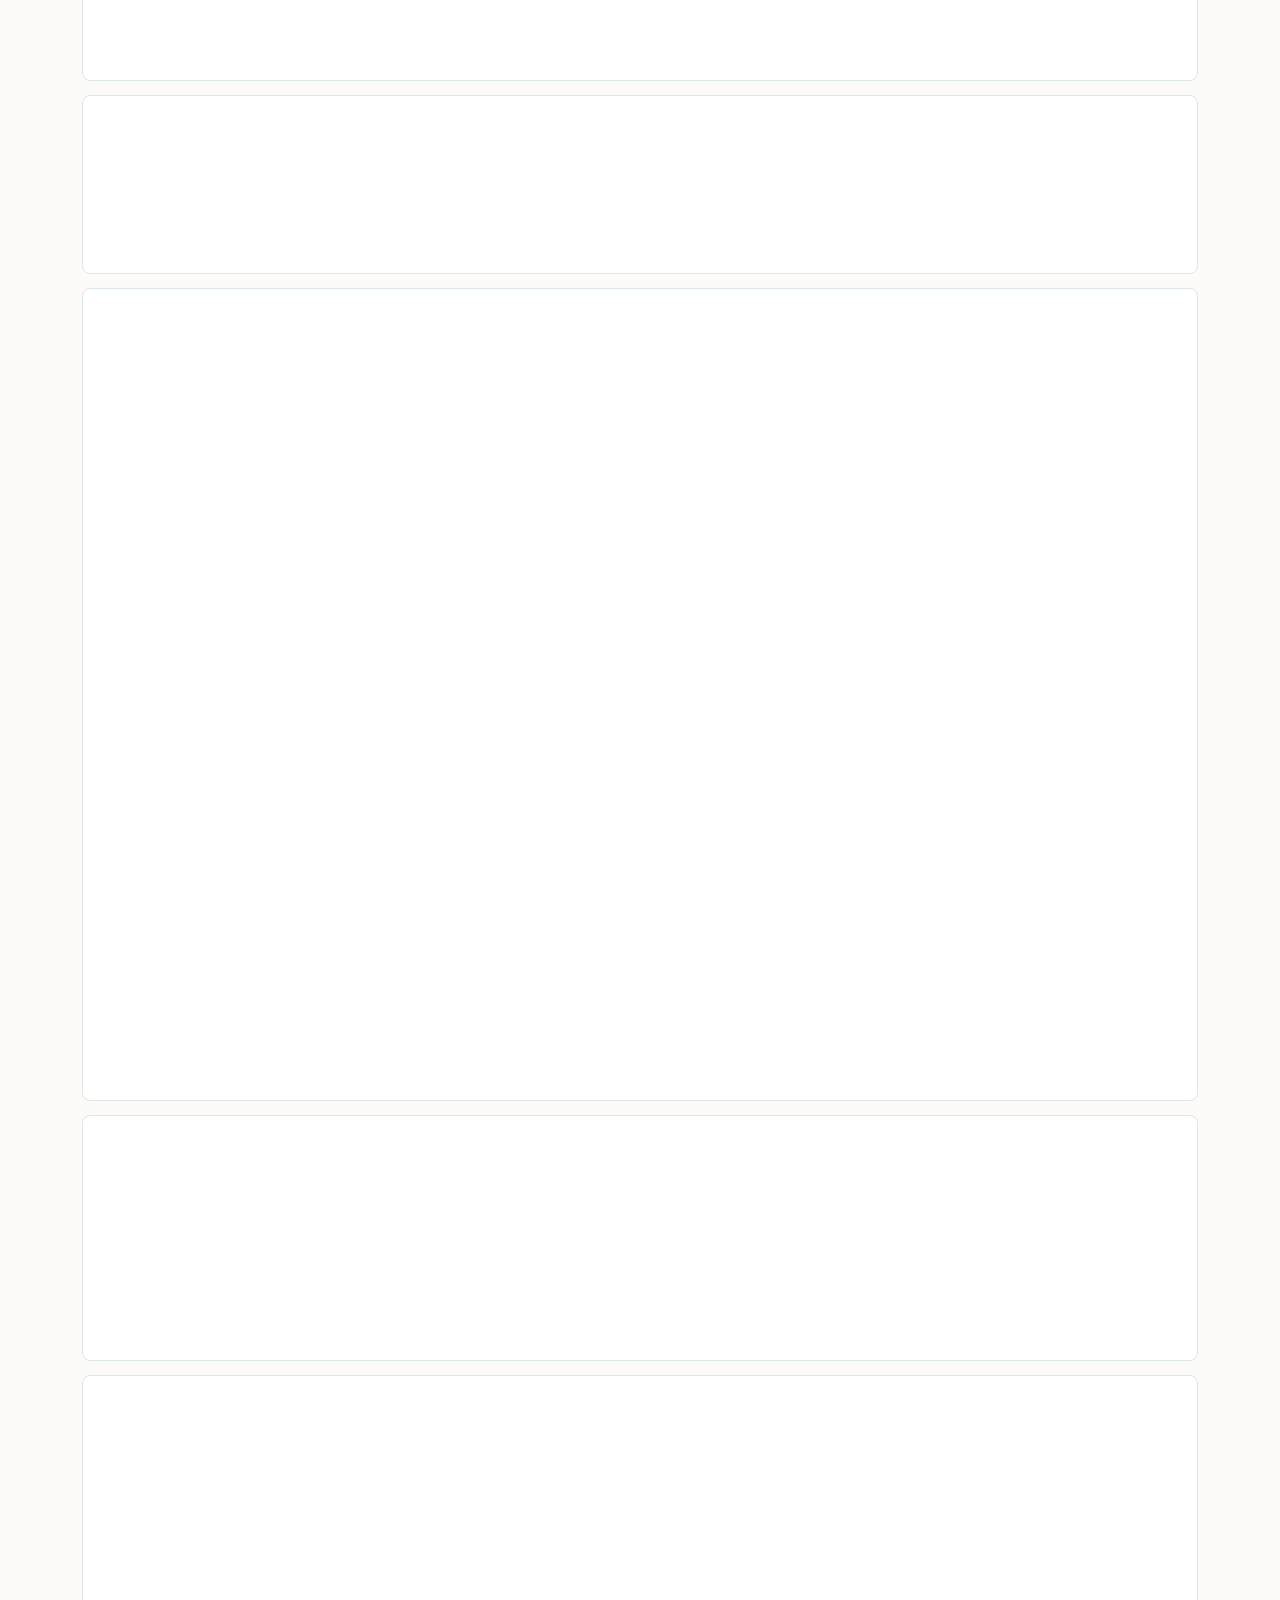
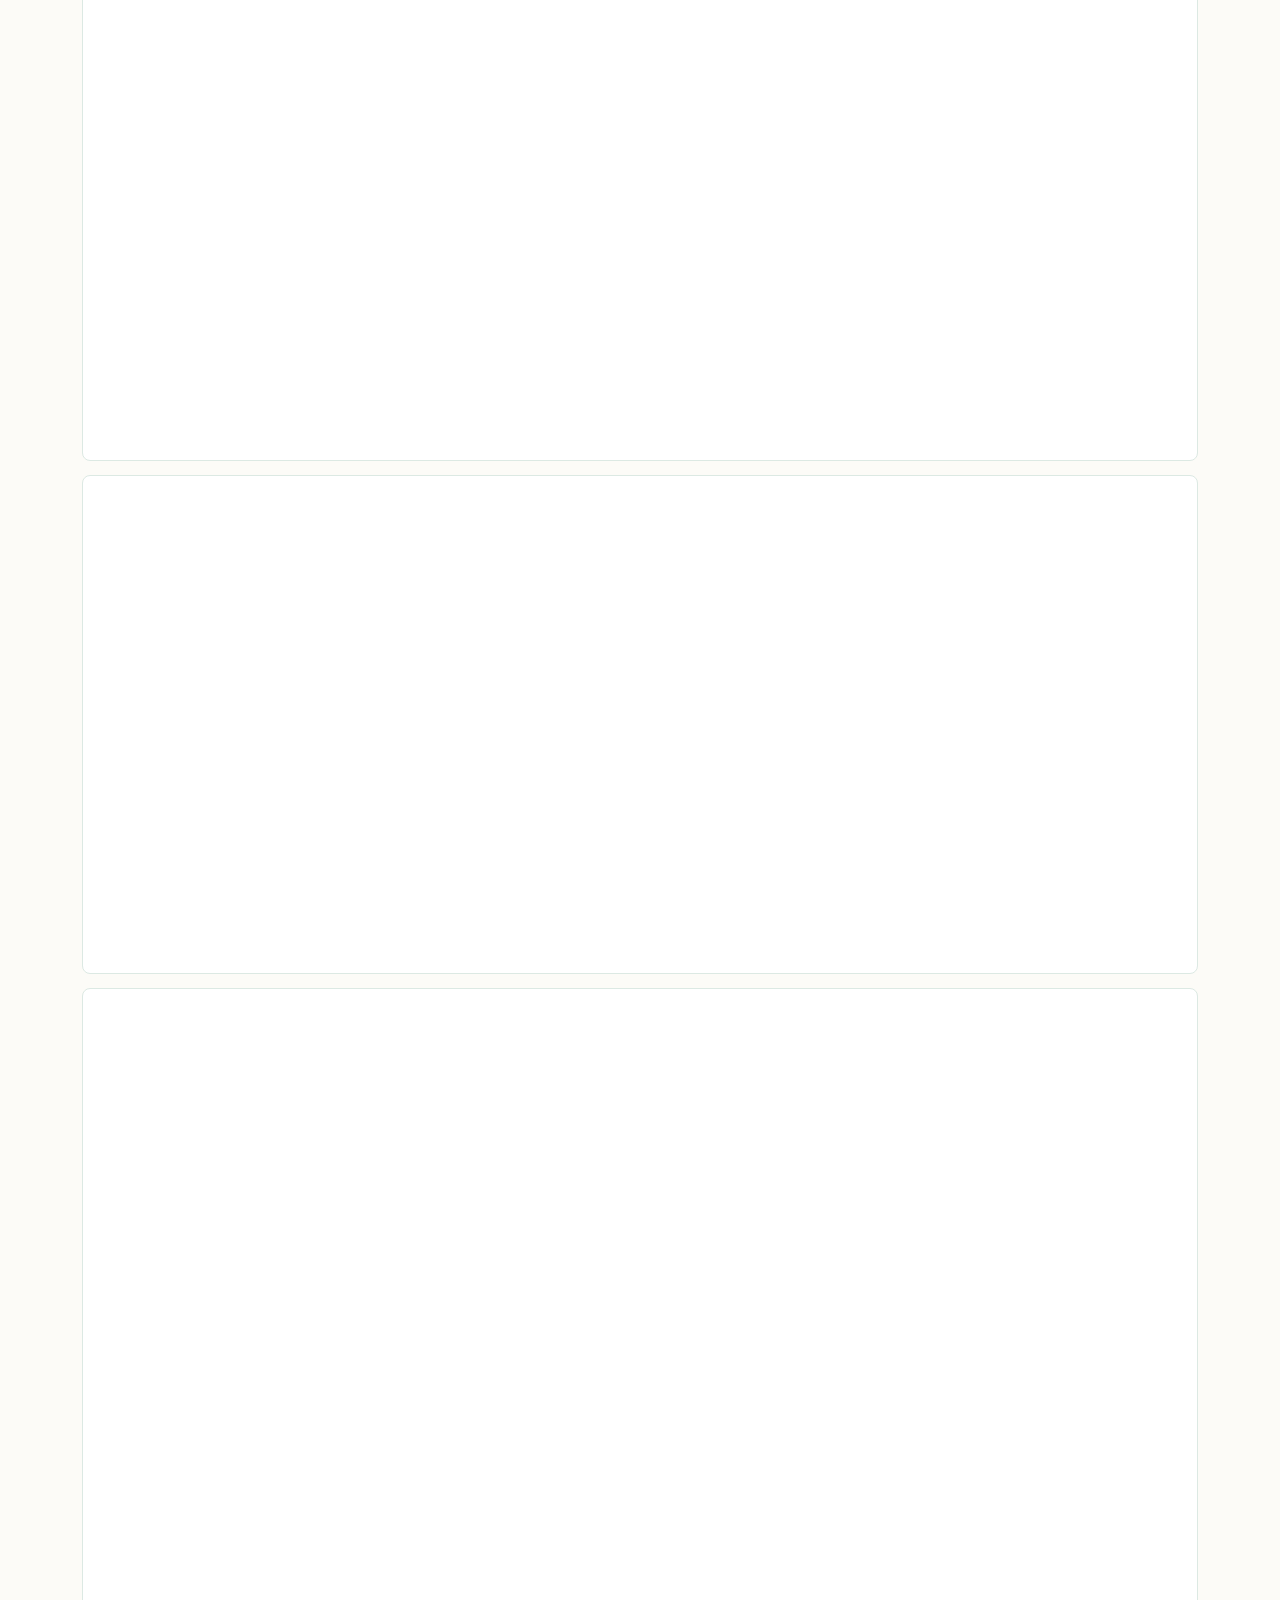
<file: country.html>
<!doctype html>
<html lang="zh-CN">
<head>
<meta charset="utf-8">
<meta name="viewport" content="width=device-width,initial-scale=1">
<title>国家发展概况 | 全球绿色金融数据库</title>
<link rel="stylesheet" href="style.css?v=20260824">
<link rel="stylesheet" href="country.css?v=20260824">
</head>
<body>
<header><a class="brand" href="index.html#top"><b>GF</b><span>中央财经大学绿色金融国际研究院（IIGF）-全球绿色金融数据库</span></a><nav><a href="index.html#map">全球地图</a><a href="index.html#catalogue">详细指标查询</a><a href="index.html#wdi">WDI发展指标</a><a href="index.html#about">数据库说明</a></nav></header>
<main class="country-page">
<a class="back-link" href="index.html#catalogue">← 返回详细指标查询</a>
<section class="country-hero"><div class="eyebrow">COUNTRY DEVELOPMENT PROFILE</div><h1 id="country-name">国家</h1><p id="country-en"></p><div class="country-meta"><span id="country-iso"></span><span id="country-region"></span></div></section>
<section class="country-section"><h2>国家背景</h2><div class="country-profile"><p>正在加载国家背景信息。</p></div><p class="source-note">资料参考：<a href="https://www.un.org/en/about-us/member-states" target="_blank" rel="noopener">联合国会员国资料</a>、<a href="https://data.un.org/en/index.html" target="_blank" rel="noopener">UNData国家概况</a>。</p></section>
<section class="country-section"><div class="eyebrow">WORLD BANK WDI</div><h2>世界银行世界发展指标</h2><p class="source-note">数据来源：<a href="https://data.worldbank.org/" target="_blank" rel="noopener">World Bank WDI</a></p><div id="country-themes"></div></section>
</main>
<dialog id="trend-dialog"><button class="dialog-close" onclick="this.closest('dialog').close()">×</button><h2 id="trend-title"></h2><div id="trend-chart"></div></dialog>
<script src="country.js?v=20260824"></script>
</body></html>
</file>
<file: style.css>
:root{--deep:#073c49;--green:#109b73;--pale:#edf4f0;--paper:#fcfbf7;--ink:#12303a;--muted:#607878;--line:#dce6e1}*{box-sizing:border-box}html{scroll-behavior:smooth}body{margin:0;background:var(--paper);color:var(--ink);font-family:"Microsoft YaHei","PingFang SC",Arial,sans-serif}header{height:72px;display:flex;align-items:center;justify-content:space-between;padding:0 6vw;background:#fff;border-bottom:1px solid var(--line);position:sticky;top:0;z-index:9}.brand{display:flex;gap:10px;align-items:center;color:var(--ink);text-decoration:none;font-size:16px;font-weight:700}.brand b{display:grid;place-items:center;width:32px;height:32px;color:#fff;background:var(--deep);border-radius:50%;font-size:12px}nav{display:flex;gap:26px}nav a{font-size:13px;color:#526a6e;text-decoration:none}.intro{min-height:490px;padding:78px 10vw;background:var(--deep);color:#fff;display:flex;justify-content:space-between;gap:40px;align-items:center}.eyebrow{font-size:11px;letter-spacing:.14em;color:var(--green);font-weight:800;margin:0 0 14px}.intro h1,.section h2{font:clamp(36px,4vw,62px) Georgia,"Songti SC",serif;line-height:1.05;letter-spacing:-.04em;margin:0}.intro em{font-style:normal;color:#b7e1d0}.intro>div>p:not(.eyebrow){max-width:520px;color:#cbe0dc;line-height:1.9;margin:24px 0}.button{display:inline-block;background:var(--green);padding:13px 18px;border-radius:99px;color:#fff;text-decoration:none;font-weight:700;font-size:13px}.intro dl{display:grid;grid-template-columns:repeat(3,1fr);gap:20px;margin:0;min-width:420px}.intro dl div{border-top:1px solid rgba(255,255,255,.35);padding-top:16px}.intro dt{font:32px Georgia,serif;color:#d9f0e8}.intro dd{margin:8px 0 0;font-size:12px;color:#b2d0c8}.section{padding:82px 9vw}.map-section{background:#fff}.section-title{display:flex;justify-content:space-between;gap:50px;align-items:end;margin-bottom:31px}.section-title h2{font-size:42px}.section-title>p,.section-title>div>p:last-child{max-width:520px;font-size:14px;color:var(--muted);line-height:1.8;margin:16px 0 0}.years{display:flex;border:1px solid var(--line);padding:4px}.years button{border:0;background:#fff;color:var(--muted);padding:9px 12px;cursor:pointer}.years button.active{background:var(--deep);color:#fff}.map-wrap{height:min(40vw,540px);min-height:420px;display:flex;align-items:center;justify-content:space-between;gap:22px;padding:22px 28px;position:relative;background:var(--pale);border:1px solid var(--line);overflow:hidden}.map-wrap svg{width:65%;height:100%;display:block;flex:0 1 65%}.shape{fill:#fff;stroke:#d1dde3;stroke-width:.75}.shape.lit{fill:#1c9f78;cursor:pointer}.shape.lit:hover,.shape.lit:focus{fill:#e4af55;stroke:var(--deep);stroke-width:1.3;outline:none}.tooltip{position:static;align-self:center;flex:0 0 min(31%,350px);margin:0;background:#fff;padding:20px 22px;box-shadow:0 15px 34px rgba(10,55,63,.17);border-left:3px solid var(--green);max-height:calc(100% - 20px);overflow:auto}.tooltip>p{font:21px Georgia,"Songti SC",serif;margin:0;color:var(--ink)}.tooltip>p span{display:block;font:11px "Microsoft YaHei",sans-serif;color:var(--muted);margin-top:6px}.tooltip>span{display:block;font-size:12px;color:var(--muted);margin-top:8px}.tooltip dl{border-top:1px solid var(--line);margin:14px 0 0;padding-top:7px}.tooltip dl div{display:flex;justify-content:space-between;gap:12px;padding:4px 0;font-size:11px;line-height:1.35}.tooltip dt{color:var(--muted);max-width:72%}.tooltip dd{margin:0;font-weight:700;text-align:right}.tooltip dl div.restricted{opacity:.72}.map-more{display:flex;justify-content:space-between;align-items:center;border-top:1px solid var(--line);margin-top:12px;padding-top:12px;color:var(--deep);font-size:12px;font-weight:700;text-decoration:none}.map-more b{font-size:17px;color:var(--green)}.legend{position:absolute;left:25px;bottom:22px;background:#fffffff0;padding:9px 12px;display:flex;gap:15px;align-items:center;font-size:11px;color:#526b69}.legend span{display:flex;align-items:center;gap:6px}.legend i{width:9px;height:9px;border-radius:50%;display:inline-block}.legend i.has-data{background:var(--green)}.legend i.no-data{background:#fff;border:1px solid #b7c7cb}.controls{display:flex;gap:16px;margin-bottom:20px}.controls label{font-size:12px;color:var(--muted);display:flex;flex-direction:column;gap:8px}.controls select,.controls input{height:42px;min-width:310px;border:1px solid var(--line);background:#fff;padding:0 12px;color:var(--ink)}#catalogue-year{min-width:130px}.note{background:#fff8e9;border-left:3px solid #e6b85d;padding:14px 17px;display:flex;justify-content:space-between;gap:18px;font-size:13px}.note p{margin:5px 0 0;color:#6c6b62;font-size:12px}.note strong{align-self:center;font-size:11px;padding:6px 9px;background:#e3f3ea;color:#087353;white-space:nowrap}.table-wrap{overflow:auto;background:#fff;border:1px solid var(--line);margin-top:18px}table{width:100%;border-collapse:collapse;min-width:540px;font-size:13px}th{background:#f1f6f3;text-align:left;color:#607676;font-size:11px;letter-spacing:.06em;padding:13px 16px}td{padding:13px 16px;border-top:1px solid #edf1ef}td small{display:block;color:var(--muted);font-size:10px;margin-top:4px}.pill{font-size:11px;padding:4px 9px;border-radius:99px;background:#e2f3ea;color:#087353}.pill.no{background:#edf0ee;color:#687777}.dash{color:#91a09e}.blur{filter:blur(4px);user-select:none;letter-spacing:.12em;color:#607b77}.about{background:#fff}.columns{display:grid;grid-template-columns:repeat(3,1fr);margin-top:37px;border-top:1px solid var(--line)}article{padding:28px 28px 25px 0;margin-right:28px;border-right:1px solid var(--line)}article:last-child{border:0;margin:0}article>b{font:25px Georgia,serif;color:var(--green)}article h3{font:24px Georgia,"Songti SC",serif;margin:22px 0 10px;font-weight:500}article p,.footnote{font-size:13px;color:var(--muted);line-height:1.8}.footnote{border-top:1px solid var(--line);padding-top:20px;margin:0}footer{background:var(--deep);color:#b7d0c9;padding:24px 9vw;font-size:11px}@media(max-width:900px){.map-wrap{height:auto;min-height:0;display:block;padding:18px}.map-wrap svg{width:100%;height:auto;min-height:280px}.tooltip{max-width:none;margin:12px 0 0}.legend{bottom:auto;top:22px;left:22px}.tooltip dl div{font-size:12px}}@media(max-width:760px){header{padding:0 20px}.brand{font-size:12px;gap:7px}.brand b{width:28px;height:28px}nav a:not(:first-child){display:none}.intro{padding:60px 25px;display:block}.intro dl{margin-top:45px;min-width:0}.section{padding:58px 25px}.section-title{display:block}.years{margin-top:20px;width:max-content}.legend{position:static;margin-top:8px;width:max-content}.controls{display:block}.controls label{margin:12px 0}.controls select,.controls input{width:100%;min-width:0}.columns{grid-template-columns:1fr}article{border-right:0;border-bottom:1px solid var(--line);margin:0;padding:25px 0}}
 .country-link{color:#123b4a;font-weight:600;text-decoration:none}.country-link:hover{text-decoration:underline}.wdi-section{background:#f3f8f5}.wdi-meta{display:flex;flex-wrap:wrap;gap:12px;margin:20px 0;color:#58747a;font-size:14px}.wdi-meta span{padding:8px 12px;background:#fff;border:1px solid #dbe9e2;border-radius:999px}.wdi-meta a{color:#087f63}
.country-link{color:#123b4a;font-weight:600;text-decoration:underline;text-decoration-thickness:1px;text-underline-offset:3px}.country-link:hover{color:#087f63}.country-link-icon{display:inline-block;margin-left:3px;color:#087f63;font-size:13px;font-weight:700;transition:transform .15s ease}.country-link:hover .country-link-icon{transform:translate(2px,-2px)}
.intro-v2{position:relative;isolation:isolate;min-height:560px;padding:0 10vw;overflow:hidden;background:radial-gradient(circle at 80% 36%,#145e69 0,#093f4b 30%,#062f39 72%)}.intro-v2:before{content:"";position:absolute;inset:0;background:linear-gradient(115deg,transparent 20%,rgba(160,225,205,.08) 100%);z-index:-1}.hero-copy{max-width:630px;padding:90px 0 84px;position:relative;z-index:2}.intro-v2 .eyebrow{color:#8ee1c4;margin-bottom:10px}.hero-version{font-size:10px;letter-spacing:.18em;color:#8fbdb1;margin:0 0 20px}.intro-v2 h1{font-size:clamp(54px,6vw,84px);line-height:.98;letter-spacing:-.06em}.intro-v2 h1 em{color:#a7d9c7}.intro-v2 .hero-copy>p:not(.eyebrow):not(.hero-version){max-width:575px;margin:28px 0;color:#c9ddd8;font-size:15px;line-height:2}.hero-actions{display:flex;gap:20px;align-items:center}.button{padding:14px 20px;background:#12a779;box-shadow:0 8px 18px rgba(0,0,0,.16)}.button b,.text-button b{font-size:16px;margin-left:10px}.text-button{font-size:13px;color:#d5eee6;text-decoration:none;border-bottom:1px solid #7daea1;padding:8px 0}.hero-visual{position:absolute;right:7vw;top:50%;width:430px;height:430px;transform:translateY(-50%);border-radius:50%;background:radial-gradient(circle,#0c5861 0 18%,#0a4b56 19% 20%,transparent 20%);opacity:.98}.orbital-grid{position:absolute;inset:0;border-radius:50%;background:repeating-radial-gradient(circle at center,transparent 0 33px,rgba(182,238,218,.15) 34px 35px),repeating-conic-gradient(from 10deg,rgba(182,238,218,.15) 0 1deg,transparent 1deg 18deg);mask-image:radial-gradient(circle,#000 0 63%,transparent 64%)}.orbital-ring{position:absolute;border:1px solid rgba(182,238,218,.35);border-radius:50%}.ring-a{inset:21px}.ring-b{inset:73px;border-style:dashed}.hero-seal{position:absolute;inset:120px;display:flex;flex-direction:column;align-items:center;justify-content:center;border:1px solid #87ccba;border-radius:50%;color:#a6d9cb;letter-spacing:.16em;font-size:9px}.hero-seal strong{font:65px Georgia,serif;letter-spacing:-.08em;color:#fff;margin:5px 0}.hero-metrics{position:absolute;left:-75px;right:-75px;bottom:13px;display:flex;justify-content:space-between}.hero-metrics div{min-width:105px;padding:13px 14px;background:rgba(5,42,51,.83);border:1px solid rgba(160,225,205,.25);backdrop-filter:blur(6px)}.hero-metrics strong{display:block;font:28px Georgia,serif;color:#e2f5ee}.hero-metrics span{display:block;margin-top:4px;font-size:10px;color:#9fc3b9}.about-v2{background:#fff;padding-top:96px}.framework-heading{display:grid;grid-template-columns:1fr 1.05fr;gap:68px;align-items:end;margin-bottom:45px}.framework-heading h2{font-size:50px}.framework-heading>p{margin:0;color:var(--muted);font-size:14px;line-height:2}.framework-flow{display:grid;grid-template-columns:repeat(5,1fr);border-top:1px solid var(--line);border-bottom:1px solid var(--line)}.framework-flow article{min-height:250px;margin:0;padding:27px 20px;border-right:1px solid var(--line)}.framework-flow article:last-child{border:0}.framework-flow article b{font:22px Georgia,serif;color:#13a57c}.framework-flow article h3{font:22px Georgia,"Songti SC",serif;margin:20px 0 12px}.framework-flow article p{font-size:12px;line-height:1.8;margin:0}.framework-flow article small{display:block;color:#0c8665;font-size:11px;font-weight:700;line-height:1.6;margin-top:22px}.three-libraries{margin-top:78px;display:grid;grid-template-columns:31% 1fr;gap:42px;align-items:start}.library-heading h3{font:36px Georgia,"Songti SC",serif;margin:0 0 16px}.library-heading>p:last-child{font-size:13px;line-height:1.9;color:var(--muted)}.library-cards{display:grid;grid-template-columns:repeat(3,1fr);border-top:2px solid var(--deep)}.library-cards article{margin:0;padding:24px 22px;min-height:172px;border-right:1px solid var(--line);background:#f7faf8}.library-cards article:last-child{border:0}.library-cards span{font:11px Georgia,serif;color:#109b73}.library-cards h4{font:20px Georgia,"Songti SC",serif;margin:15px 0 8px}.library-cards p{font-size:11px;margin:0;color:var(--muted)}.library-cards strong{display:block;margin-top:20px;font-size:12px;color:#0b765b}.news-monitor{margin-top:72px;padding:42px 45px;display:grid;grid-template-columns:1fr 1.15fr;gap:55px;background:linear-gradient(135deg,#0a414c,#0e675b);color:#fff;position:relative;overflow:hidden}.news-monitor:after{content:"";position:absolute;width:420px;height:420px;right:-180px;top:-280px;border:1px solid rgba(255,255,255,.2);border-radius:50%;box-shadow:0 0 0 55px rgba(255,255,255,.04),0 0 0 110px rgba(255,255,255,.03)}.news-copy,.news-stats{position:relative;z-index:1}.news-monitor .eyebrow{color:#8ce4c6}.news-monitor h3{font:32px Georgia,"Songti SC",serif;margin:0 0 17px}.news-monitor p{font-size:13px;line-height:1.9;color:#d2e5df}.news-monitor small{display:block;margin-top:18px;color:#9bc9bc;font-size:11px;line-height:1.8}.news-stats{display:grid;grid-template-columns:repeat(2,1fr);gap:1px;background:rgba(255,255,255,.18);align-self:center}.news-stats>div{min-height:92px;padding:19px 20px;background:rgba(5,47,54,.44)}.news-stats b{display:block;font:32px Georgia,serif;color:#fff}.news-stats span{display:block;margin-top:8px;font-size:11px;color:#b8d9cf}.news-stats>p{grid-column:1/-1;margin:0;padding:11px 20px;background:rgba(5,47,54,.44);font-size:11px;color:#a9d1c4}.wdi-section{border-top:1px solid var(--line);border-bottom:1px solid var(--line);background:#f5f8f6}.wdi-section .section-title{margin-bottom:15px}@media(max-width:1050px){.hero-visual{right:-65px;opacity:.55}.framework-flow{grid-template-columns:repeat(3,1fr)}.framework-flow article:nth-child(3){border-right:0}.three-libraries{grid-template-columns:1fr}.news-monitor{grid-template-columns:1fr}}@media(max-width:760px){.intro-v2{min-height:0;padding:0 25px}.hero-copy{padding:70px 0}.hero-visual{display:none}.hero-actions{display:block}.text-button{display:inline-block;margin-top:18px}.framework-heading{display:block}.framework-heading>p{margin-top:20px}.framework-flow{grid-template-columns:1fr}.framework-flow article{min-height:0;padding:25px 0;border-right:0;border-bottom:1px solid var(--line)}.framework-flow article:last-child{border-bottom:0}.three-libraries{margin-top:52px}.library-cards{grid-template-columns:1fr}.library-cards article{border-right:0;border-bottom:1px solid var(--line)}.news-monitor{margin-left:-25px;margin-right:-25px;padding:35px 25px}.news-stats{grid-template-columns:repeat(2,1fr)}}
header{padding:0 5vw}nav{gap:19px}nav a{font-size:12px;white-space:nowrap}.news-section{padding-top:0;padding-bottom:0;background:#f5f8f6}.news-console{margin:0 -9vw;padding:64px 9vw 48px;background:radial-gradient(circle at 88% 0,#166d71 0,#0c4d58 30%,#062e39 82%);color:#fff;position:relative;overflow:hidden}.news-console:before{content:"";position:absolute;inset:0;background:linear-gradient(90deg,rgba(143,237,199,.08) 1px,transparent 1px),linear-gradient(rgba(143,237,199,.08) 1px,transparent 1px);background-size:52px 52px;mask-image:linear-gradient(90deg,#000,transparent 76%)}.news-console:after{content:"";position:absolute;right:-70px;bottom:-260px;width:560px;height:560px;border:1px solid rgba(151,232,203,.25);border-radius:50%;box-shadow:0 0 0 60px rgba(151,232,203,.06),0 0 0 120px rgba(151,232,203,.045),0 0 0 180px rgba(151,232,203,.025)}.news-console>*{position:relative;z-index:1}.news-console-head{display:flex;justify-content:space-between;gap:50px;align-items:flex-start}.news-console .eyebrow{color:#86e5c3}.news-console h2{font-size:46px;color:#fff;margin:0}.news-console-head>div>p:last-child{max-width:660px;margin:18px 0 0;color:#c6e2da;line-height:1.9;font-size:14px}.monitor-status{min-width:225px;margin-top:14px;padding:13px 15px;border:1px solid rgba(151,232,203,.38);background:rgba(3,41,48,.46);font-size:11px;letter-spacing:.09em;color:#a8e7d1}.monitor-status i{width:8px;height:8px;display:inline-block;border-radius:50%;background:#60f0b8;box-shadow:0 0 0 0 rgba(96,240,184,.7);animation:monitorPulse 1.8s infinite;margin-right:8px}.monitor-status small{display:block;margin:8px 0 0 17px;color:#83b8aa;font-size:10px;letter-spacing:.04em}@keyframes monitorPulse{70%{box-shadow:0 0 0 9px rgba(96,240,184,0)}100%{box-shadow:0 0 0 0 rgba(96,240,184,0)}}.news-pipeline{display:flex;align-items:center;gap:15px;margin:42px 0 27px;padding:14px 18px;border-top:1px solid rgba(165,234,210,.25);border-bottom:1px solid rgba(165,234,210,.25);font-size:12px;color:#d3eee5}.news-pipeline span{padding:5px 8px}.news-pipeline b{font-size:18px;font-weight:400;color:#76dab8}.news-stats{display:grid;grid-template-columns:repeat(4,1fr);gap:1px;background:rgba(155,231,204,.27);border:1px solid rgba(155,231,204,.25)}.news-stats>div{min-height:128px;padding:25px 22px;background:rgba(3,43,51,.64);position:relative;overflow:hidden}.news-stats>div:after{content:"";position:absolute;right:14px;top:16px;width:18px;height:18px;border-top:1px solid rgba(147,229,201,.6);border-right:1px solid rgba(147,229,201,.6)}.news-stats b{display:block;font:42px Georgia,serif;letter-spacing:-.04em;color:#fff}.news-stats span{display:block;margin-top:8px;font-size:12px;color:#d0e7df}.news-stats small{display:block;margin-top:4px;font-size:10px;color:#7bb7a6}.news-console-foot{display:flex;justify-content:space-between;gap:25px;margin-top:18px;color:#9bc9bc;font-size:11px;line-height:1.8}.news-console-foot p{margin:0;max-width:760px}.news-console-foot p:last-child{white-space:nowrap;color:#9fe4cb}@media(max-width:980px){nav{gap:12px}.brand{font-size:13px}.news-stats{grid-template-columns:repeat(2,1fr)}.news-console-head{display:block}.monitor-status{display:inline-block;margin-top:22px}}@media(max-width:760px){nav a:not(:first-child){display:none}.news-console{margin:0 -25px;padding:46px 25px}.news-console h2{font-size:38px}.news-pipeline{flex-wrap:wrap;gap:5px 8px}.news-pipeline b{font-size:14px}.news-console-foot{display:block}.news-console-foot p+ p{margin-top:10px}.news-console-foot p:last-child{white-space:normal}.news-stats>div{min-height:110px;padding:19px 15px}.news-stats b{font-size:32px}}
.contact-block{position:relative;margin-top:72px;padding:76px 0 24px;border-top:1px solid var(--line);display:grid;grid-template-columns:1fr 1.35fr;gap:42px}.contact-block:before{content:"联系我们";position:absolute;left:0;top:0;transform:translateY(-58%);padding-right:18px;background:#fff;font:36px Georgia,"Songti SC",serif;color:var(--deep);letter-spacing:-.03em}.contact-block>div{min-height:142px;padding:26px 28px;background:#f5f8f6;border:1px solid #dbe8e2;border-top:3px solid var(--green)}.contact-block>div+div{border-top-color:var(--deep)}.contact-block h3{margin:0 0 13px;font:22px Georgia,"Songti SC",serif;color:var(--deep)}.contact-block p{margin:0;color:var(--muted);font-size:12px;line-height:1.9}.contact-block a{color:#087f63;font-weight:700;text-decoration:none;border-bottom:1px solid #8bc9b4}.contact-block a:hover{color:#04513f;border-bottom-color:#04513f}footer a{color:#9cf0c9!important;text-decoration:underline!important;text-decoration-thickness:1px;text-underline-offset:3px;font-weight:700}footer a:hover{color:#fff!important}@media(max-width:760px){.contact-block{display:block;padding-top:62px}.contact-block>div+div{margin-top:14px}}
.intro-v2{background-color:#03242c;background-image:linear-gradient(90deg,rgba(1,25,32,.2) 0%,rgba(1,25,32,.06) 53%,rgba(1,25,32,.02) 100%),url("assets/hero-green-finance.png");background-size:cover;background-position:center center}.intro-v2 .hero-copy{max-width:650px;text-shadow:0 2px 18px rgba(0,0,0,.18)}.intro-v2 .hero-visual{display:none}.intro-v2 .hero-copy>p:not(.eyebrow):not(.hero-version){color:#d6e9e4}.intro-v2 .hero-actions{text-shadow:none}@media(max-width:760px){.intro-v2{background-position:27% center;background-image:linear-gradient(90deg,rgba(1,25,32,.4),rgba(1,25,32,.18)),url("assets/hero-green-finance.png")}}
.intro-v2 .hero-visual{display:block;right:5vw;top:auto;bottom:58px;width:430px;height:132px;transform:none;background:transparent;border-radius:0;opacity:1}.intro-v2 .hero-visual .orbital-grid,.intro-v2 .hero-visual .orbital-ring,.intro-v2 .hero-visual .hero-seal{display:none}.intro-v2 .hero-metrics{left:0;right:0;bottom:0;display:grid;grid-template-columns:repeat(3,1fr);gap:8px}.intro-v2 .hero-metrics div{min-width:0;padding:13px 14px;background:rgba(2,34,42,.78);border:1px solid rgba(164,236,208,.42);backdrop-filter:blur(8px);box-shadow:0 8px 25px rgba(0,0,0,.18)}.intro-v2 .hero-metrics strong{font-size:30px}.intro-v2 .hero-metrics span{font-size:10px;color:#c2e6db}.contact-block>div:first-child p br{display:block;margin-bottom:5px}@media(max-width:1050px){.intro-v2 .hero-visual{right:3vw;bottom:40px;width:390px}}@media(max-width:760px){.intro-v2 .hero-visual{display:none}}
.intro-v2 .hero-metrics div{background:rgba(2,34,42,.34);border:1px solid rgba(196,244,225,.58);backdrop-filter:blur(4px);-webkit-backdrop-filter:blur(4px);box-shadow:0 8px 25px rgba(0,0,0,.12)}.intro-v2 .hero-metrics div:hover{background:rgba(7,71,73,.28);border-color:rgba(221,255,239,.82)}.contact-block>div:first-child p{line-height:2.15}.contact-block>div:first-child a{white-space:nowrap}.contact-block>div:first-child strong{white-space:nowrap;color:var(--deep)}.contact-label{display:inline-block;margin-top:9px;font-size:12px;font-weight:700;color:var(--deep);letter-spacing:.04em}
</file>
<file: country.css>
.country-page{max-width:1180px;margin:0 auto;padding:48px 32px 80px}.back-link{color:#087f63;text-decoration:none}.country-hero{margin:40px 0 30px;padding:38px 42px;background:#eef7f2;border-left:4px solid #0b8f6d}.country-hero h1{margin:8px 0 2px;font-size:48px;color:#123b4a}.country-hero p{color:#5e777d}.country-meta{display:flex;gap:10px;flex-wrap:wrap;margin-top:24px}.country-meta span{padding:7px 12px;border:1px solid #cfe4da;border-radius:999px;background:#fff;color:#47666d}.country-profile{padding:24px 0;border-bottom:1px solid #dbe8e1}.country-profile h2,.wdi-heading h2{color:#123b4a}.country-profile p{max-width:820px;line-height:1.9;color:#506b72}.country-profile a,.wdi-heading a{color:#087f63}.wdi-country{padding-top:34px}.wdi-heading{display:flex;justify-content:space-between;gap:20px;align-items:end;margin-bottom:18px}.wdi-heading>p{color:#60797f}.wdi-theme{background:#fff;border:1px solid #dce9e3;border-radius:8px;margin:14px 0;overflow:hidden}.wdi-theme h3{margin:0;padding:16px 18px;background:#f0f7f3;color:#145b52}.wdi-row{display:grid;grid-template-columns:minmax(0,1fr) 90px 150px 100px;gap:12px;padding:12px 18px;border-top:1px solid #edf2ef;align-items:center;color:#405f66}.wdi-row small{color:#70888d}.wdi-row button,.wdi-more{border:1px solid #b9d8ca;background:#fff;color:#087f63;border-radius:4px;padding:6px 10px;cursor:pointer}.wdi-row button:hover,.wdi-more:hover{background:#eaf6f0}.wdi-extra{display:none}.wdi-theme.expanded .wdi-extra{display:grid}.wdi-more{margin:14px 18px}.trend-dialog{width:min(760px,calc(100% - 32px));border:0;border-radius:10px;padding:28px 30px;box-shadow:0 12px 50px #123b4a33}.trend-dialog::backdrop{background:#123b4a66}.dialog-close{float:right;border:0;background:none;font-size:28px;cursor:pointer;color:#60797f}.trend-source{color:#70888d}.trend-chart svg{width:100%;height:340px}.chart-line{fill:none;stroke:#0b8f6d;stroke-width:3}.chart-dot{fill:#0b8f6d;stroke:transparent;stroke-width:14;pointer-events:all}.chart-axis{stroke:#cbdcd5;stroke-width:1}.chart-label{font-size:12px;fill:#60797f}.indicator-en{display:block;font-size:12px;line-height:1.45;color:#80959a;font-weight:400}.country-profile .profile-source{font-size:13px;color:#789095}.trend-dialog h2 .indicator-en{margin-top:8px;font-size:14px}
@media(max-width:700px){.country-page{padding:30px 16px}.country-hero h1{font-size:36px}.wdi-heading{display:block}.wdi-row{grid-template-columns:1fr 70px 100px}.wdi-row button{grid-column:1/-1;justify-self:start}}
.trend-tooltip{position:fixed;z-index:9999;pointer-events:none;padding:7px 10px;background:#123b4a;color:#fff;border-radius:4px;font-size:13px;box-shadow:0 3px 12px #123b4a44;opacity:0;transform:translateY(3px);transition:opacity .12s ease,transform .12s ease}.trend-tooltip.is-visible{opacity:1;transform:translateY(0)}
.wdi-theme{content-visibility:auto;contain-intrinsic-size:0 420px}
.wdi-loading{padding:18px 0;color:#087f63;font-size:15px}
</file>
